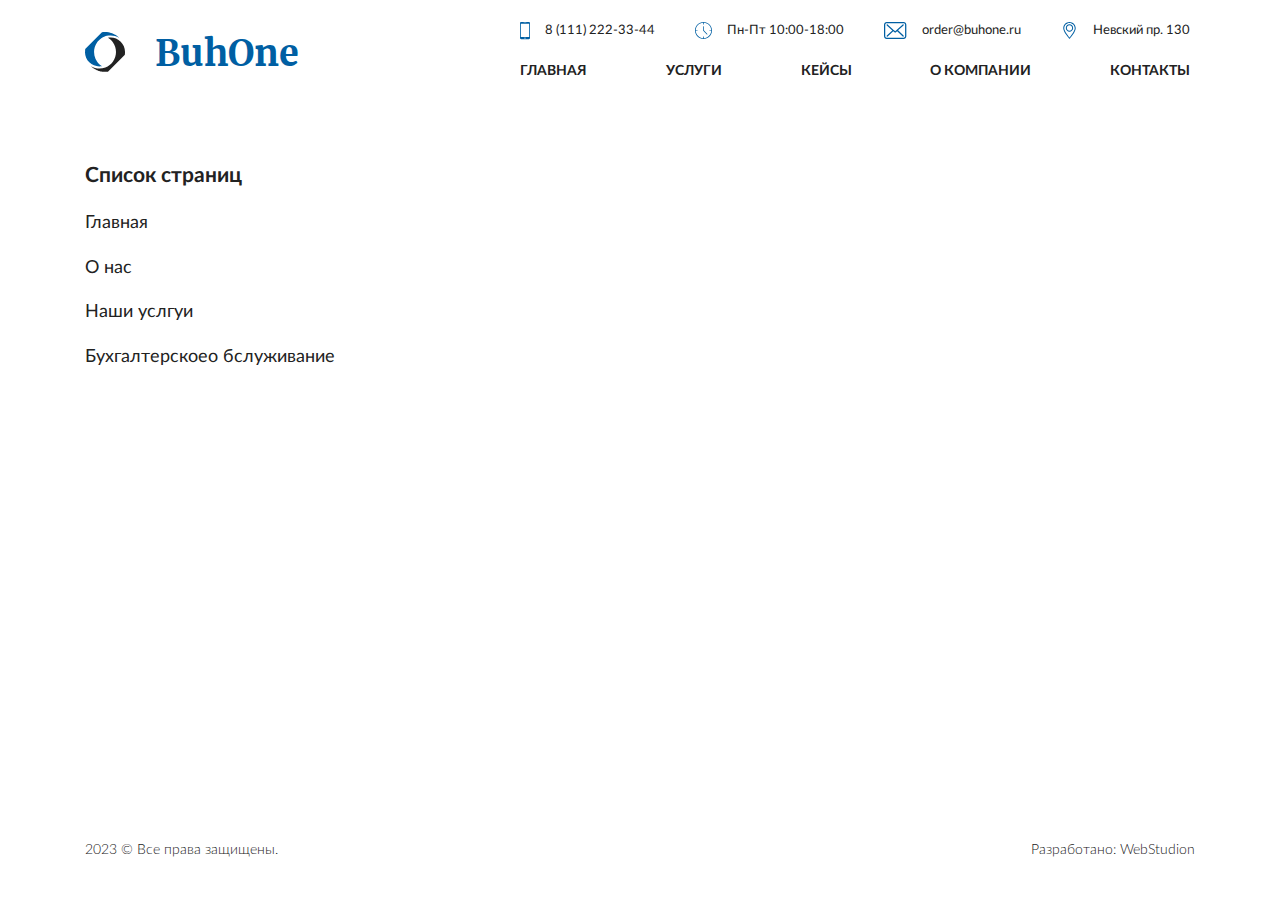
<file: buh-uslugi-markup/index.html>
<!DOCTYPE html>
<html lang="ru">
  <head>
    <meta charset="UTF-8">
    <meta http-equiv="X-UA-Compatible" content="IE=edge">
    <meta name="viewport" content="width=device-width, initial-scale=1.0">
    <title>Бухгалтерские услуги в Санкт-Петербурге</title>
    <link rel="preload" href="fonts/Lato-Black.woff2" as="font" crossorigin="anonymous">
    <link rel="preload" href="fonts/Lato-Bold.woff2" as="font" crossorigin="anonymous">
    <link rel="preload" href="fonts/Lato-Light.woff2" as="font" crossorigin="anonymous">
    <link rel="preload" href="fonts/Merriweather-Black.woff2" as="font" crossorigin="anonymous">
    <link rel="preload" href="fonts/Merriweather-Bold.woff2" as="font" crossorigin="anonymous">
    <link rel="apple-touch-icon" sizes="180x180" href="img/favicon/apple-touch-icon.png">
    <link rel="icon" type="image/png" sizes="32x32" href="img/favicon/favicon-32x32.png">
    <link rel="icon" type="image/png" sizes="16x16" href="img/favicon/favicon-16x16.png">
    <link rel="manifest" href="img/favicon/site.webmanifest">
    <link rel="mask-icon" href="img/favicon/safari-pinned-tab.svg" color="#737a7c">
    <meta name="msapplication-TileColor" content="#da532c">
    <meta meta name="theme-color" content="#ffffff">
    <link rel="stylesheet" href="css/style.min.css">
  </head>
  <body>
    <div class="site-wrapper">
      <header class="container">
        <div class="header_container">
          <button class="burger header_burger" type="button" data-burger><span class="burger_open"></span><span class="burger_close"></span></button>
          <div class="header_logo-container"><a class="header_logo logo" href="main.html"><img class="logo_img" src="img/svg/logo.svg" alt="Логотип" width="40" height="40"><span class="logo_text">BuhOne</span></a>
          </div>
          <ul class="header_list">
            <li class="header_list-item"><a class="info-item" href="tel: +71112223344"><img class="header_list-img" src="img/svg/smartphone.svg" alt="смартфон" width="10" height="18"><span class="info-item_text laptop-hide">8 (111) 222-33-44</span></a></li>
            <li class="header_list-item header_list-item--time">
              <div class="info-item"><img class="header_list-img" src="img/svg/clock.svg" alt="часы" width="17" height="17"><span class="info-item_text">Пн-Пт 10:00-18:00</span></div>
            </li>
            <li class="header_list-item"><a class="info-item" href="mailto:order@buhone.ru"><img class="header_list-img" src="img/svg/envelope.svg" alt="конверт" width="23" height="17"><span class="info-item_text laptop-hide">order@buhone.ru</span></a></li>
            <li class="header_list-item"><a class="info-item" href="https://yandex.ru/maps/2/saint-petersburg/house/nevskiy_prospekt_130/Z0kYdQFmTkEHQFtjfXVycXhqYA==/?indoorLevel=1&amp;ll=30.366707%2C59.930189&amp;z=16" target="_blank"><img class="header_list-img" src="img/svg/location-pin.svg" alt="местоположение" width="17" height="17"><span class="info-item_text laptop-hide">Невский пр. 130</span></a></li>
          </ul>
          <div class="header_nav" data-burger-menu>
            <nav class="nav"><a class="nav_link" href="main.html">Главная</a><a class="nav_link" href="services.html">Услуги</a><a class="nav_link" href="services.html">Кейсы</a><a class="nav_link" href="about.html">О компании</a><a class="nav_link" href="#">Контакты</a></nav>
          </div>
        </div>
      </header>
      <main>
        <div class="container">
          <h2 style="margin-top:5rem">Список страниц</h2>
          <ul>
            <li style="margin-top:2rem"><a href="main.html" style="font-size:1.8rem;font-weight:400;">Главная</a></li>
            <li style="margin-top:2rem"><a href="about.html" style="font-size:1.8rem;font-weight:400;">О нас</a></li>
            <li style="margin-top:2rem"><a href="services.html" style="font-size:1.8rem;font-weight:400;">Наши услгуи</a></li>
            <li style="margin-top:2rem"><a href="buh-service.html" style="font-size:1.8rem;font-weight:400;">Бухгалтерскоео бслуживание</a></li>
          </ul>
        </div>
      </main>
      <footer class="footer">
        <div class="container">
          <div class="footer_wrap"><span>2023 © Все права защищены.</span><span>Разработано:<a href="#"> WebStudion</a></span></div>
        </div>
      </footer>
      <script src="js/main.min.js"></script>
      <script src="js/vendor.min.js"></script>
    </div>
  </body>
</html>
</file>
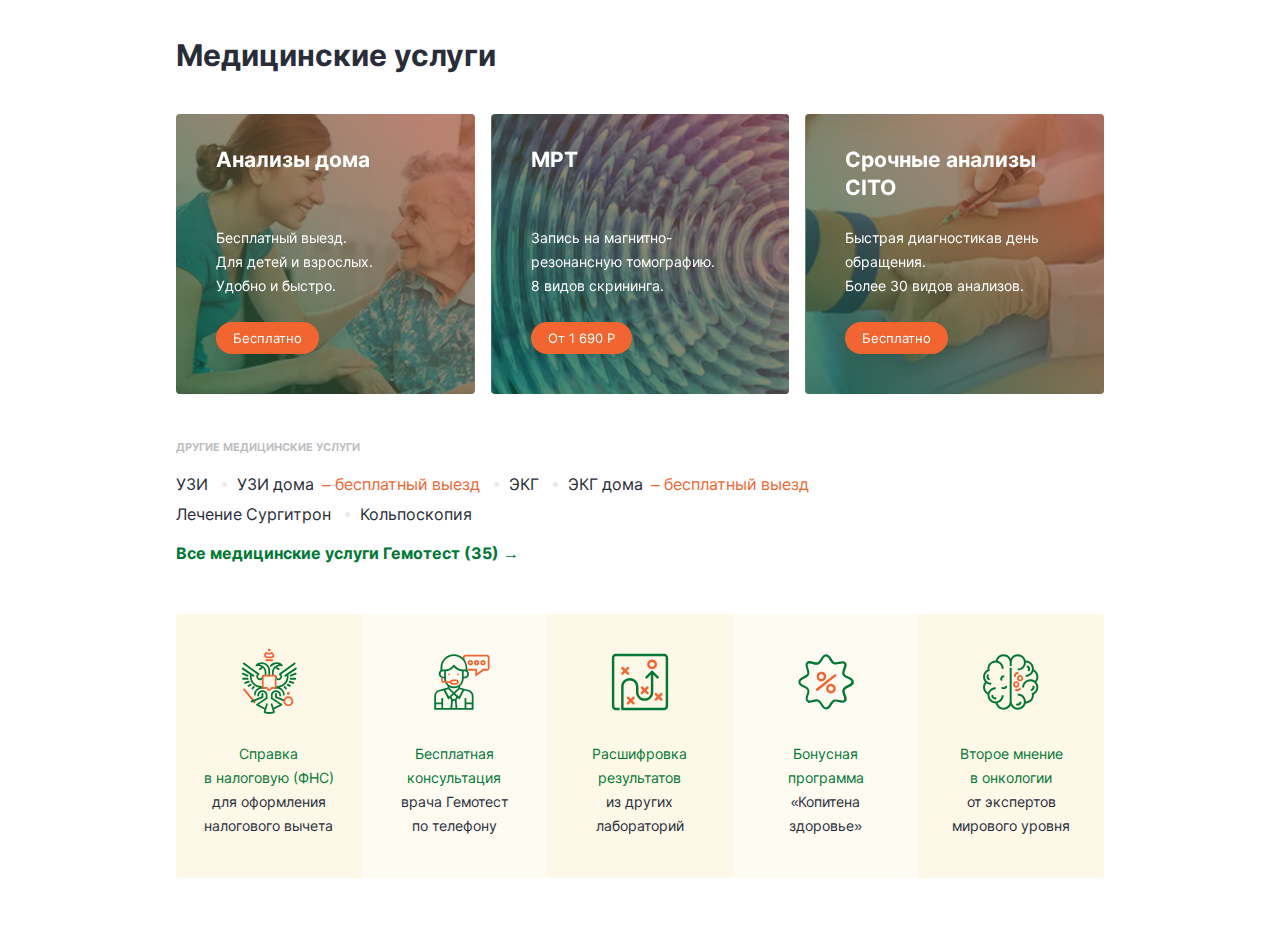
<file: gemotest/index.html>
<!DOCTYPE html><html lang="ru"><head>
  <meta charset="UTF-8">
  <meta name="viewport" content="width=device-width, initial-scale=1.0, user-scalable=0">
  <meta http-equiv="X-UA-Compatible" content="ie=edge">
  <meta name="robots" content="noindex">
  <link rel="icon" href="favicon/favicon.ico" type="image/x-icon">
  <link rel="stylesheet" href="css/style.min.css?1758478571511">
  <title>Главная</title>
</head>

<body>
  <div class="wrapper">
    <main>
      <section>
        <div class="container">
          <h1><span class="mobile-hide">Медицинские</span> <span class="mobile-show-inline">Мед.</span> услуги</h1>
          <div class="services swiper" data-slider="">
            <ul class="services__list swiper-wrapper">
              <li class="services__item swiper-slide">
                <a href="#" class="services__link">
                  <h2 class="services__title">Анализы дома</h2>
                  <p class="services__text">
                    Бесплатный выезд.<br>
                    Для детей&nbsp;и взрослых.<br>
                    Удобно&nbsp;и быстро.
                  </p>
                  <span class="button services__button">Бесплатно</span>
                </a>
                <picture>
                  <source type="image/webp" srcset="assets/img/img_1.webp">
                  <img class="services__img" src="assets/img/img_1.jpg" alt="Анализы дома">
                </picture>
              </li>
              <li class="services__item swiper-slide">
                <a href="#" class="services__link">
                  <h2 class="services__title">МРТ</h2>
                  <p class="services__text">
                    Запись&nbsp;на магнитно-резонансную томографию. <br>
                    8&nbsp;видов скрининга.
                  </p>
                  <span class="button services__button">От 1 690 Р</span>
                </a>
                <picture>
                  <source type="image/webp" srcset="assets/img/img_2.webp">
                  <img class="services__img" src="assets/img/img_2.jpg" alt="Анализы дома">
                </picture>
              </li>
              <li class="services__item swiper-slide">
                <a href="#" class="services__link">
                  <h2 class="services__title">Срочные анализы CITO</h2>
                  <p class="services__text">
                    Быстрая диагностикав день обращения. <br>
                    Более 30&nbsp;видов анализов.
                  </p>
                  <span class="button services__button">Бесплатно</span>
                </a>
                <picture>
                  <source type="image/webp" srcset="assets/img/img_3.webp">
                  <img class="services__img" src="assets/img/img_3.jpg" alt="Анализы дома">
                </picture>
              </li>
            </ul>
          </div>
        </div>
      </section>
      <section>
        <div class="container">
          <div class="other-services-conatiner">
            <h2 class="pale-grey-title">Другие медицинские услуги</h2>
            <nav class="other-services">
              <a href="#" class="other-services__link mobile-hide">УЗИ</a>
              <a href="#" class="other-services__link">УЗИ дома <span>&nbsp;– бесплатный выезд</span></a>
              <a href="#" class="other-services__link mobile-hide">ЭКГ</a>
              <a href="#" class="other-services__link">ЭКГ дома <span>&nbsp;– бесплатный выезд</span></a>
              <div class="other-services__inner">
                <a href="#" class="other-services__link">Лечение Сургитрон</a>
                <a href="#" class="other-services__link">Кольпоскопия</a>
              </div>
            </nav>
            <a href="#" class="link-green">Все медицинские услуги Гемотест (35) →</a>
          </div>
        </div>
      </section>
      <section>
        <div class="container">
          <div class="features">
            <a href="#" class="features__item">
              <img class="features__img" src="assets/svg/fns.svg" alt="Фнс">
              <p class="features__text">
                <span class="features__text-green">Справка в&nbsp;налоговую <span class="mobile-hide">(ФНС)</span></span><br>
                для оформления налогового вычета
              </p>
            </a>
            <a href="#" class="features__item">
              <img class="features__img" src="assets/svg/consultant.svg" alt="Фнс">
              <p class="features__text">
                <span class="features__text-green">Бесплатная консультация <span class="mobile-show-inline">врача</span> </span> <br>
                <span class="mobile-hide">врача</span> Гемотест по&nbsp;телефону
              </p>
            </a>
            <a href="#" class="features__item">
              <img class="features__img" src="assets/svg/decode.svg" alt="Фнс">
              <p class="features__text">
                <span class="features__text-green">Расшифровка результатов</span><br>
                из&nbsp;других лабораторий
              </p>
            </a>
            <a href="#" class="features__item">
              <img class="features__img" src="assets/svg/discount.svg" alt="Фнс">
              <p class="features__text">
                <span class="features__text-green">Бонусная программа</span><br>
                «Копитена здоровье»
              </p>
            </a>
            <a href="#" class="features__item">
              <img class="features__img" src="assets/svg/cancer.svg" alt="Фнс">
              <p class="features__text">
                <span class="features__text-green">Второе мнение <span class="mobile-hide">в&nbsp;онкологии</span></span><br>
                <span class="mobile-show-inline">от&nbsp;онкоэкспертов</span> <span class="mobile-hide">от&nbsp;экспертов</span> мирового уровня
              </p>
            </a>
          </div>
        </div>
      </section>
    </main>
  </div>
  <!-- <script src="js/vendor.min.js"></script> -->
  <script src="js/main.min.js?1758478571510"></script>


</body></html>
</file>
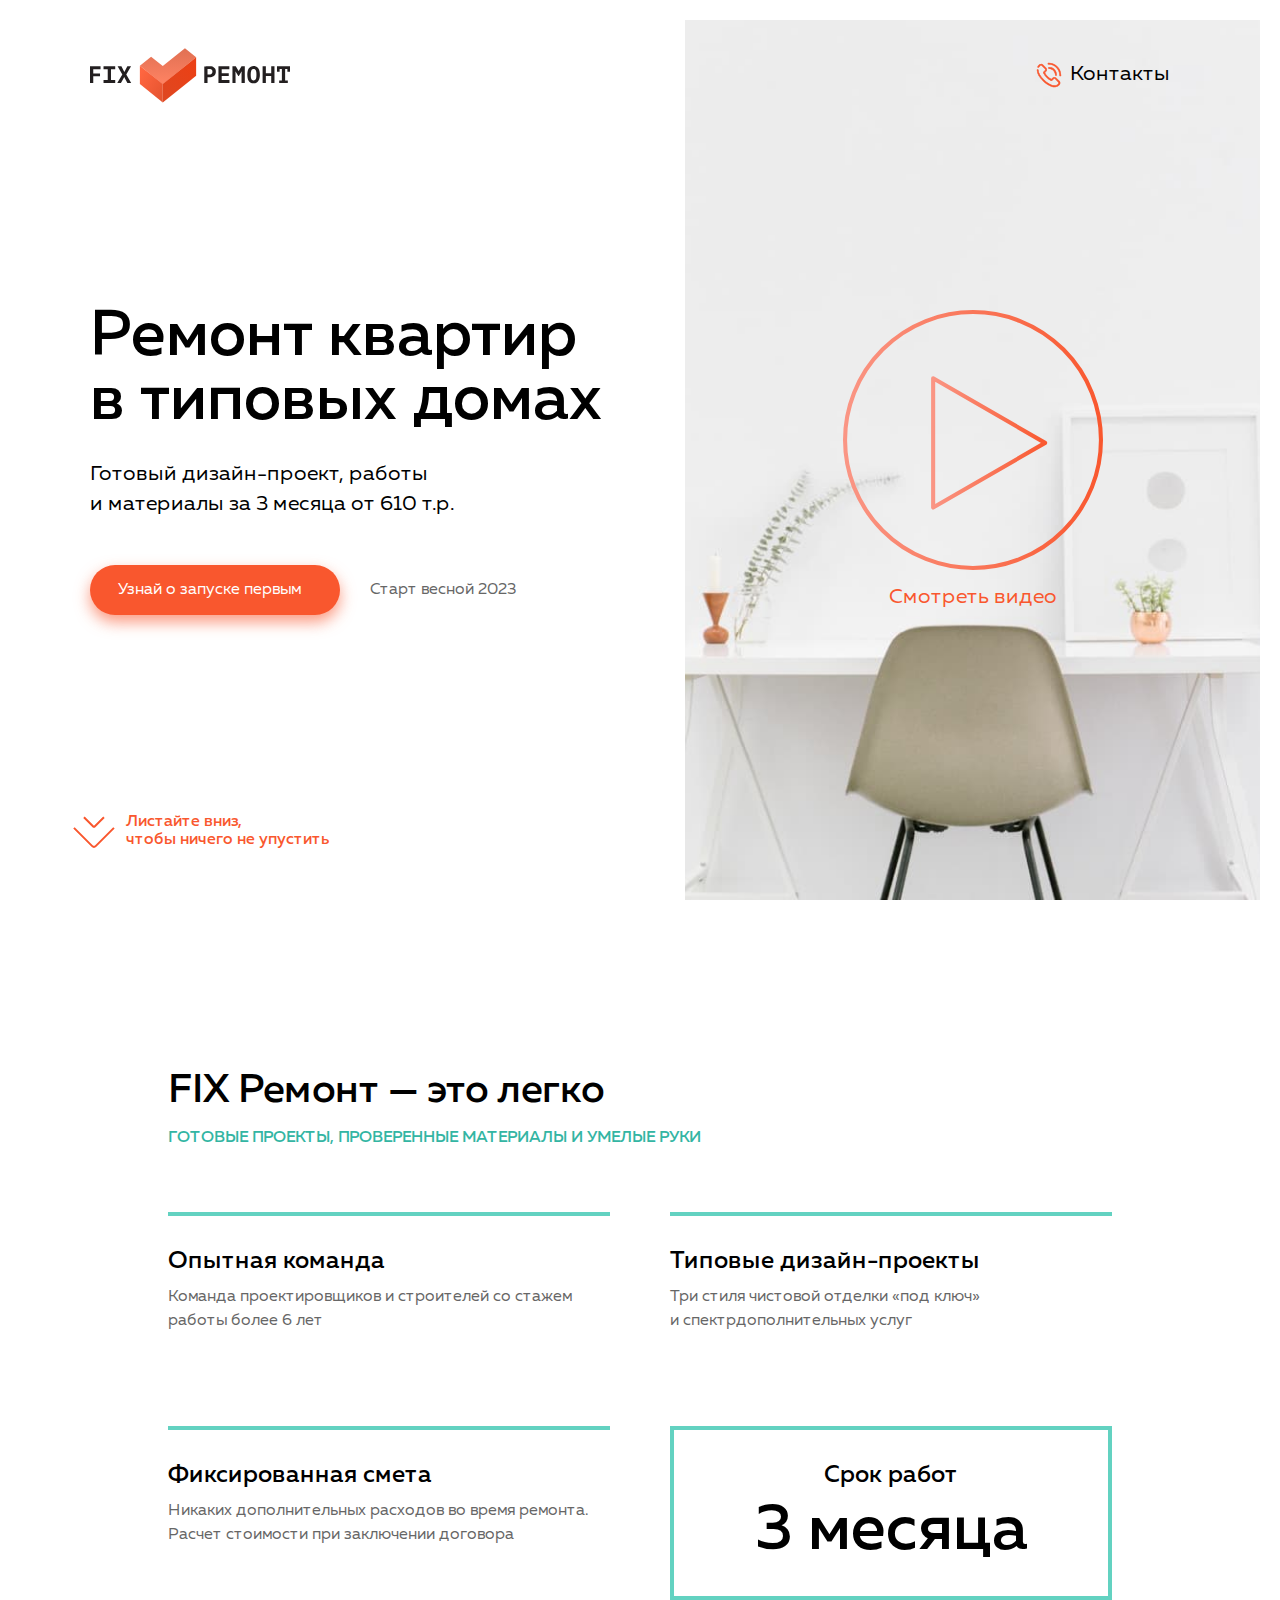
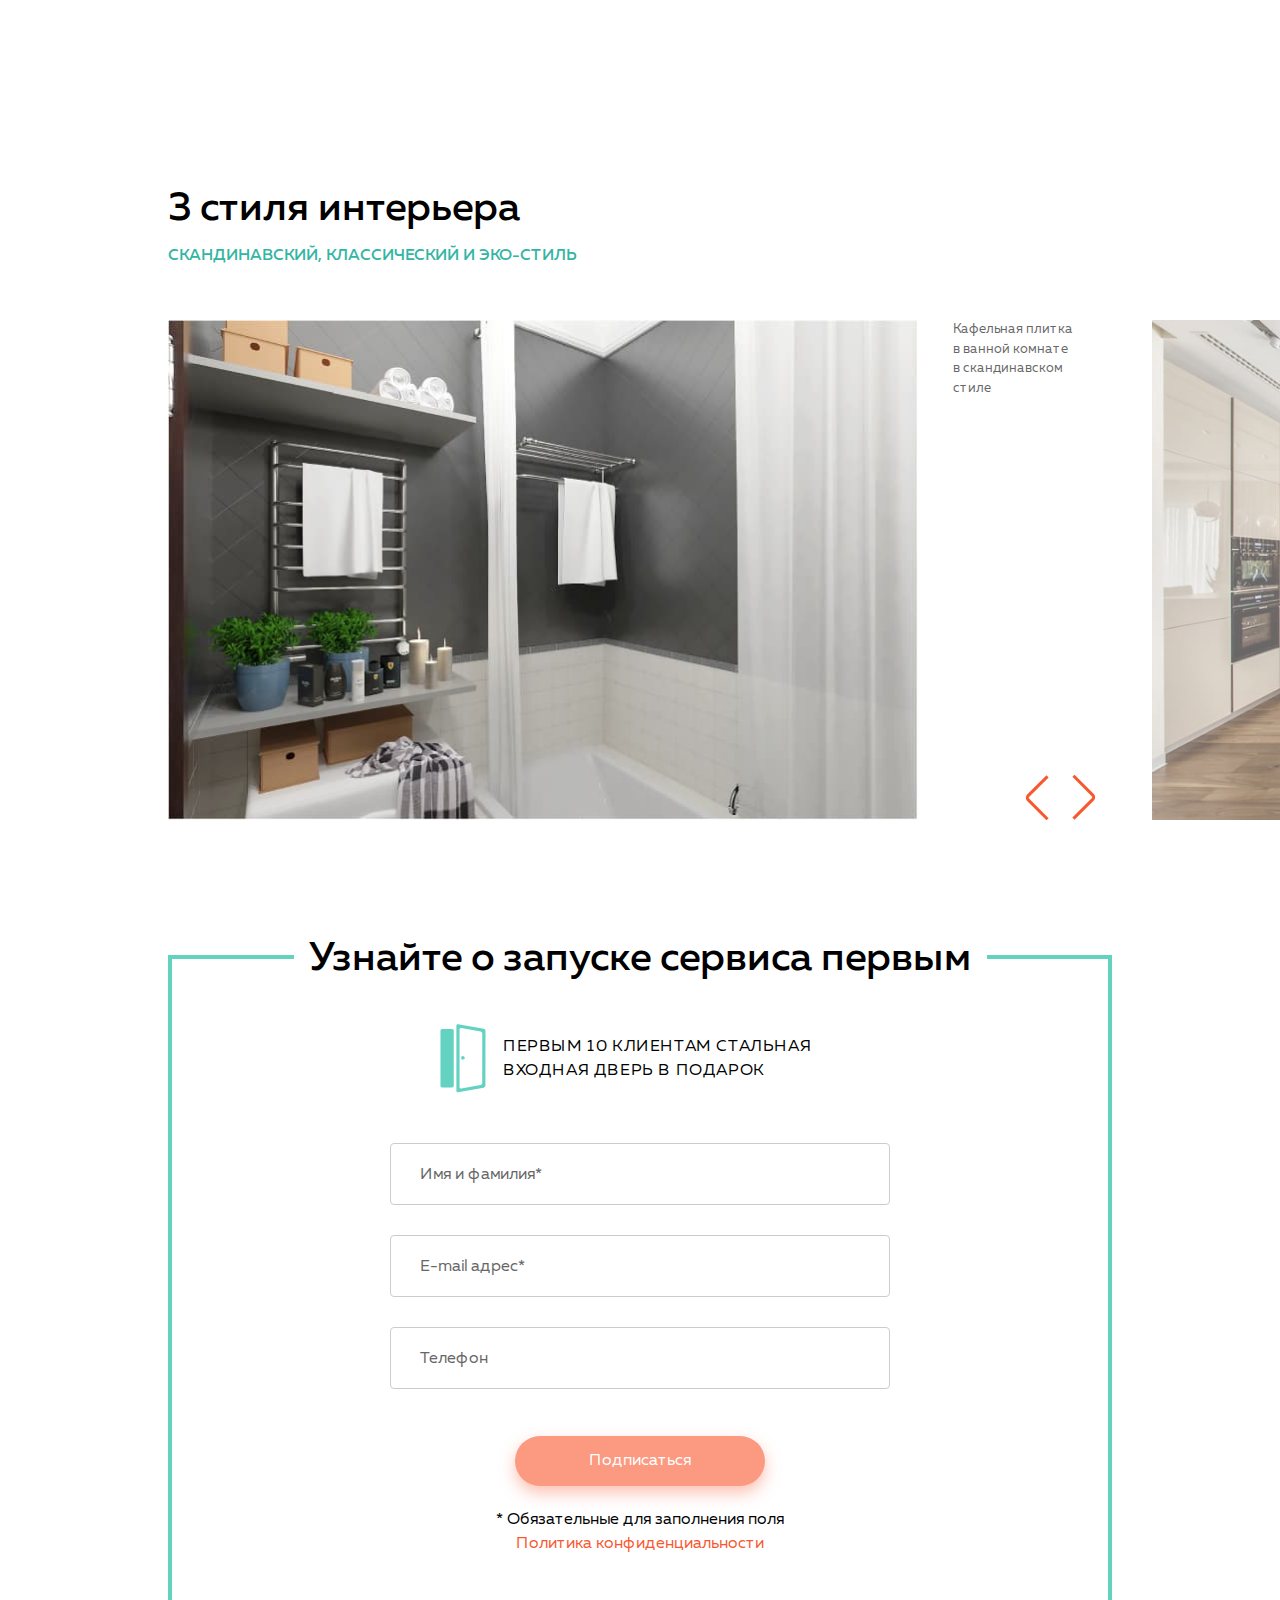
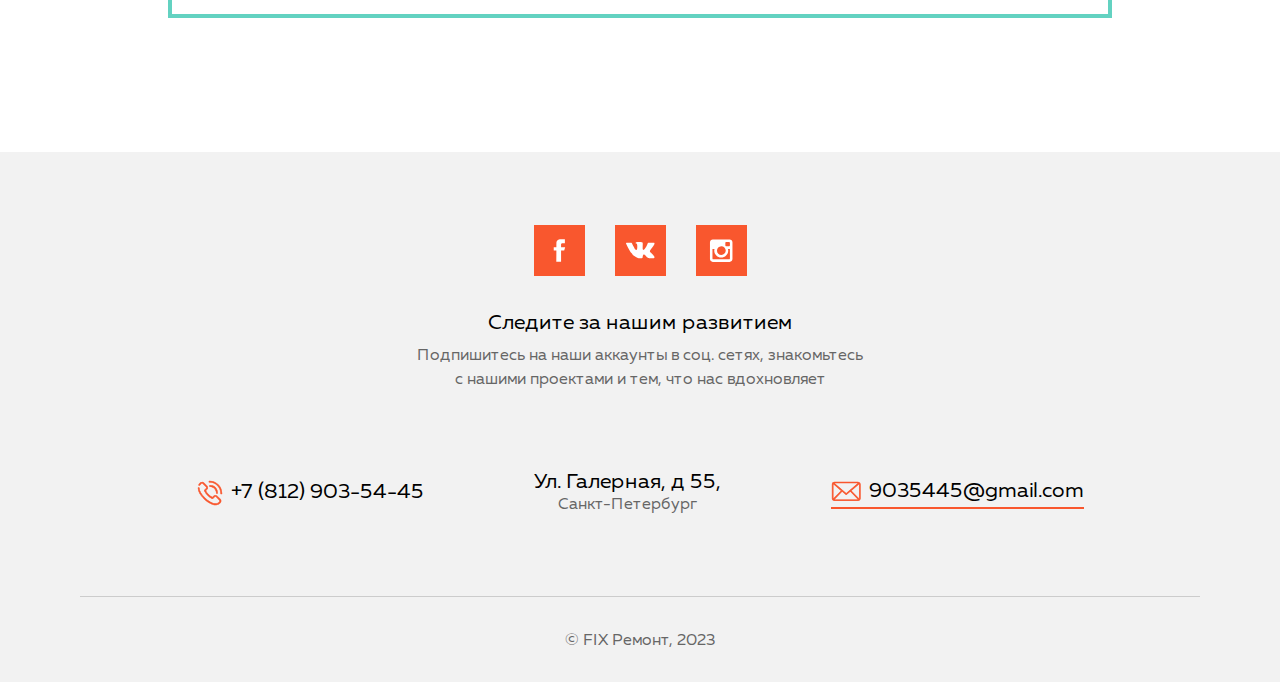
<file: m18/index.html>
<!DOCTYPE html>
<html lang="ru">
  <head>
    <meta charset="UTF-8">
    <meta http-equiv="X-UA-Compatible" content="IE=edge">
    <meta name="viewport" content="width=device-width, initial-scale=1.0">
    <title>Ремонт квартирв типовых домах</title>
    <link rel="preload" href="fonts/MullerMedium.woff2" as="font" crossorigin="anonymous">
    <link rel="preload" href="fonts/MullerRegular.woff2" as="font" crossorigin="anonymous">
    <link rel="apple-touch-icon" sizes="180x180" href="img/favicon/apple-touch-icon.png">
    <link rel="icon" type="image/png" sizes="32x32" href="img/favicon/favicon-32x32.png">
    <link rel="icon" type="image/png" sizes="16x16" href="img/favicon/favicon-16x16.png">
    <link rel="manifest" href="img/favicon/site.webmanifest">
    <link rel="mask-icon" href="img/favicon/safari-pinned-tab.svg" color="#737a7c">
    <meta name="msapplication-TileColor" content="#da532c">
    <meta meta name="theme-color" content="#ffffff">
    <link rel="stylesheet" href="css/style.min.css">
  </head>
  <body>
    <div class="site-wrapper">
      <header class="header">
        <div class="container">
          <div class="header_container"><img class="logo" src="img/svg/logo.svg" alt="Fix Ремонт" width="200" height="55"><a class="link" href="#footer"><img class="link_img" src="img/svg/phone.svg" alt="трубка"><span class="link_title">Контакты</span></a></div>
        </div>
      </header>
      <div class="plug-page">
        <section class="main-screen">
          <div class="container">
            <div class="main-screen_container">
              <div class="accent">
                <div>
                  <h1 class="title">Ремонт квартир <br> в типовых домах</h1>
                  <p class="accent_text">Готовый дизайн-проект, работы и&nbsp;материалы за&nbsp;3&nbsp;месяца от&nbsp;610 т.р.</p>
                  <div class="accent_wrap"><a class="button" href="#form">Узнай о запуске первым</a>
                    <p class="color-grey">Старт весной 2023</p>
                  </div>
                </div>
              </div>
              <div class="player" data-player>
                <video class="player_video" src="https://12.react.pages.academy/static/film/video/bike.mp4" poster="img/video-bg.jpg" data-player-video></video>
                <div class="player_button-wrap">
                  <button class="player_button" data-play-button><span class="player_button-text">Смотреть видео</span></button>
                </div>
              </div><a class="arrow-link main-screen_link" href="#info">Листайте вниз, <br> чтобы ничего не упустить</a>
            </div>
          </div>
        </section>
        <section class="info" id="info">
          <div class="container container--md">
            <div class="info_container">
              <h2 class="title title--md">FIX Ремонт&nbsp;&mdash; это легко</h2>
              <p class="info_text mint-text">Готовые проекты, проверенные материалы и&nbsp;умелые руки</p>
              <ul class="info_list">
                <li class="info_list-item">
                  <h3 class="title title--sm">Опытная команда</h3>
                  <p class="color-grey">Команда проектировщиков и&nbsp;строителей со&nbsp;стажем работы более 6&nbsp;лет</p>
                </li>
                <li class="info_list-item">
                  <h3 class="title title--sm">Типовые дизайн-проекты</h3>
                  <p class="color-grey">Три стиля чистовой отделки &laquo;под ключ&raquo; и&nbsp;спектрдополнительных услуг</p>
                </li>
                <li class="info_list-item">
                  <h3 class="title title--sm">Фиксированная смета</h3>
                  <p class="color-grey">Никаких дополнительных расходов во&nbsp;время ремонта. Расчет стоимости при заключении договора</p>
                </li>
                <li class="info_list-item info_list-item--accent">
                  <h2 class="title info_title">3 месяца</h2>
                  <h3 class="title title--sm">Срок работ</h3>
                </li>
              </ul>
            </div>
          </div>
        </section>
        <section class="interior">
          <div class="interior_title-wrap">
            <div class="container container--md">
              <h2 class="title title--md">3 стиля интерьера</h2>
              <p class="mint-text">Скандинавский, классический и&nbsp;эко-стиль</p>
            </div>
          </div>
          <div class="slider" data-slider>
            <div class="container container--md slider_container">
              <div class="slider_wrapper" data-slider-wrapper>
                <div class="slider_slide" data-slider-card>
                  <div class="slider-card">
                    <div class="slider-card_img-wrap"><img class="slider-card_img" src="img/slide-1.jpg" alt="Интерьер"></div>
                    <p class="slider-card_text">Кафельная плитка в&nbsp;ванной комнате в&nbsp;скандинавском стиле</p>
                  </div>
                </div>
                <div class="slider_slide" data-slider-card>
                  <div class="slider-card">
                    <div class="slider-card_img-wrap"><img class="slider-card_img" src="img/slide-2.jpg" alt="Интерьер"></div>
                    <p class="slider-card_text">Кафельная плитка в&nbsp;ванной комнате в&nbsp;скандинавском стиле</p>
                  </div>
                </div>
                <div class="slider_slide" data-slider-card>
                  <div class="slider-card">
                    <div class="slider-card_img-wrap"><img class="slider-card_img" src="img/slide-3.jpg" alt="Интерьер"></div>
                    <p class="slider-card_text">Кафельная плитка в&nbsp;ванной комнате в&nbsp;скандинавском стиле</p>
                  </div>
                </div>
                <div class="slider_slide" data-slider-card>
                  <div class="slider-card">
                    <div class="slider-card_img-wrap"><img class="slider-card_img" src="img/slide-4.jpg" alt="Интерьер"></div>
                    <p class="slider-card_text">Кафельная плитка в&nbsp;ванной комнате в&nbsp;скандинавском стиле</p>
                  </div>
                </div>
                <div class="slider_slide" data-slider-card>
                  <div class="slider-card">
                    <div class="slider-card_img-wrap"><img class="slider-card_img" src="img/slide-5.jpg" alt="Интерьер"></div>
                    <p class="slider-card_text">Кафельная плитка в&nbsp;ванной комнате в&nbsp;скандинавском стиле</p>
                  </div>
                </div>
              </div>
              <div class="slider_buttons">
                <button class="slider_button slider_button--back" data-slider-button-prev></button>
                <button class="slider_button" data-slider-button-next></button>
              </div>
            </div>
          </div>
        </section>
        <section class="subscribe-form">
          <div class="subscribe-form_anchor" id="form"></div>
          <div class="container container--md">
            <form class="form" data-form>
              <h2 class="form_title title title--md">Узнайте о&nbsp;запуске сервиса первым</h2>
              <div class="form_container active" data-form-container>
                <div class="form_promo-wrap"><img class="form_promo-img" src="img/svg/door.svg" alt="дверь">
                  <p class="form_promo-text">Первым 10&nbsp;клиентам стальная входная дверь в&nbsp;подарок</p>
                </div>
                <div class="form_input-wrap" data-form-input-wrap>
                  <input class="form_input" type="text" placeholder="Имя и фамилия*" name="name" data-form-name><span class="form_input-placeholder">Имя и фамилия*</span>
                </div>
                <div class="form_input-wrap" data-form-input-wrap>
                  <input class="form_input" type="email" placeholder="Е-mail адрес*" name="email" data-form-email><span class="form_input-placeholder">Е-mail адрес*</span>
                </div>
                <div class="form_input-wrap" data-form-input-wrap>
                  <input class="form_input" type="tel" placeholder="Телефон" name="tel" data-form-tel><span class="form_input-placeholder">Телефон</span>
                </div>
                <button class="form_button button" data-form-button disabled>Подписаться</button>
                <p class="form_agree">* Обязательные для заполнения поля</p><a class="form_agree-link" href="#">Политика конфиденциальности</a>
              </div>
              <div class="form_submited-container" data-submited-container><img class="form_submit-success-img" src="img/svg/check-mark.svg" alt="Галочка">
                <p class="form_promo-text">Спасибо! Мы&nbsp;будем держать вас в&nbsp;курсе обновлений</p><br><strong>Введенные значения:</strong>
              </div>
            </form>
          </div>
        </section>
      </div>
      <footer class="footer" id="footer">
        <div class="container container--md">
          <div class="footer_container">
            <div class="social footer_social"><a class="social_item" href="#"><img class="social_img" src="img/svg/social-fb.svg" alt="Facebook"></a><a class="social_item" href="#"><img class="social_img" src="img/svg/social-vk.svg" alt="Вконтакте"></a><a class="social_item" href="#"><img class="social_img" src="img/svg/social-inst.svg" alt="Instagram"></a></div>
            <p class="footer_title">Следите за&nbsp;нашим развитием</p>
            <p class="footer_text">Подпишитесь на&nbsp;наши аккаунты в&nbsp;соц. сетях, знакомьтесь с&nbsp;нашими проектами и&nbsp;тем, что нас вдохновляет</p>
            <div class="footer_contacts"><a class="link" href="tel:+78129035445"><img class="link_img" src="img/svg/phone.svg" alt="трубка"><span class="link_title">+7 (812) 903-54-45</span></a>
              <div class="footer_contacts-adress"><a class="link" href="https://yandex.ru/maps/2/saint-petersburg/house/galernaya_ulitsa_55/Z0kYdA9oS0UHQFtjfXVycHtnZg==/?ll=30.288505%2C59.931665&amp;z=18" target="_blank"><span class="link_title">Ул. Галерная, д 55,</span></a>
                <p class="footer_contacts-city">Санкт-Петербург</p>
              </div><a class="link link--border-bottom" href="mailto: 9035445@gmail.com"><img class="link_img" src="img/svg/envelope.svg" alt="конверт"><span class="link_title">9035445@gmail.com</span></a>
            </div>
          </div>
        </div>
        <div class="footer_bottom">
          <p class="color-grey">© FIX Ремонт, 2023</p>
        </div>
      </footer>
      <script src="js/main.min.js"></script>
      <script src="js/vendor.min.js"></script>
    </div>
  </body>
</html>
</file>
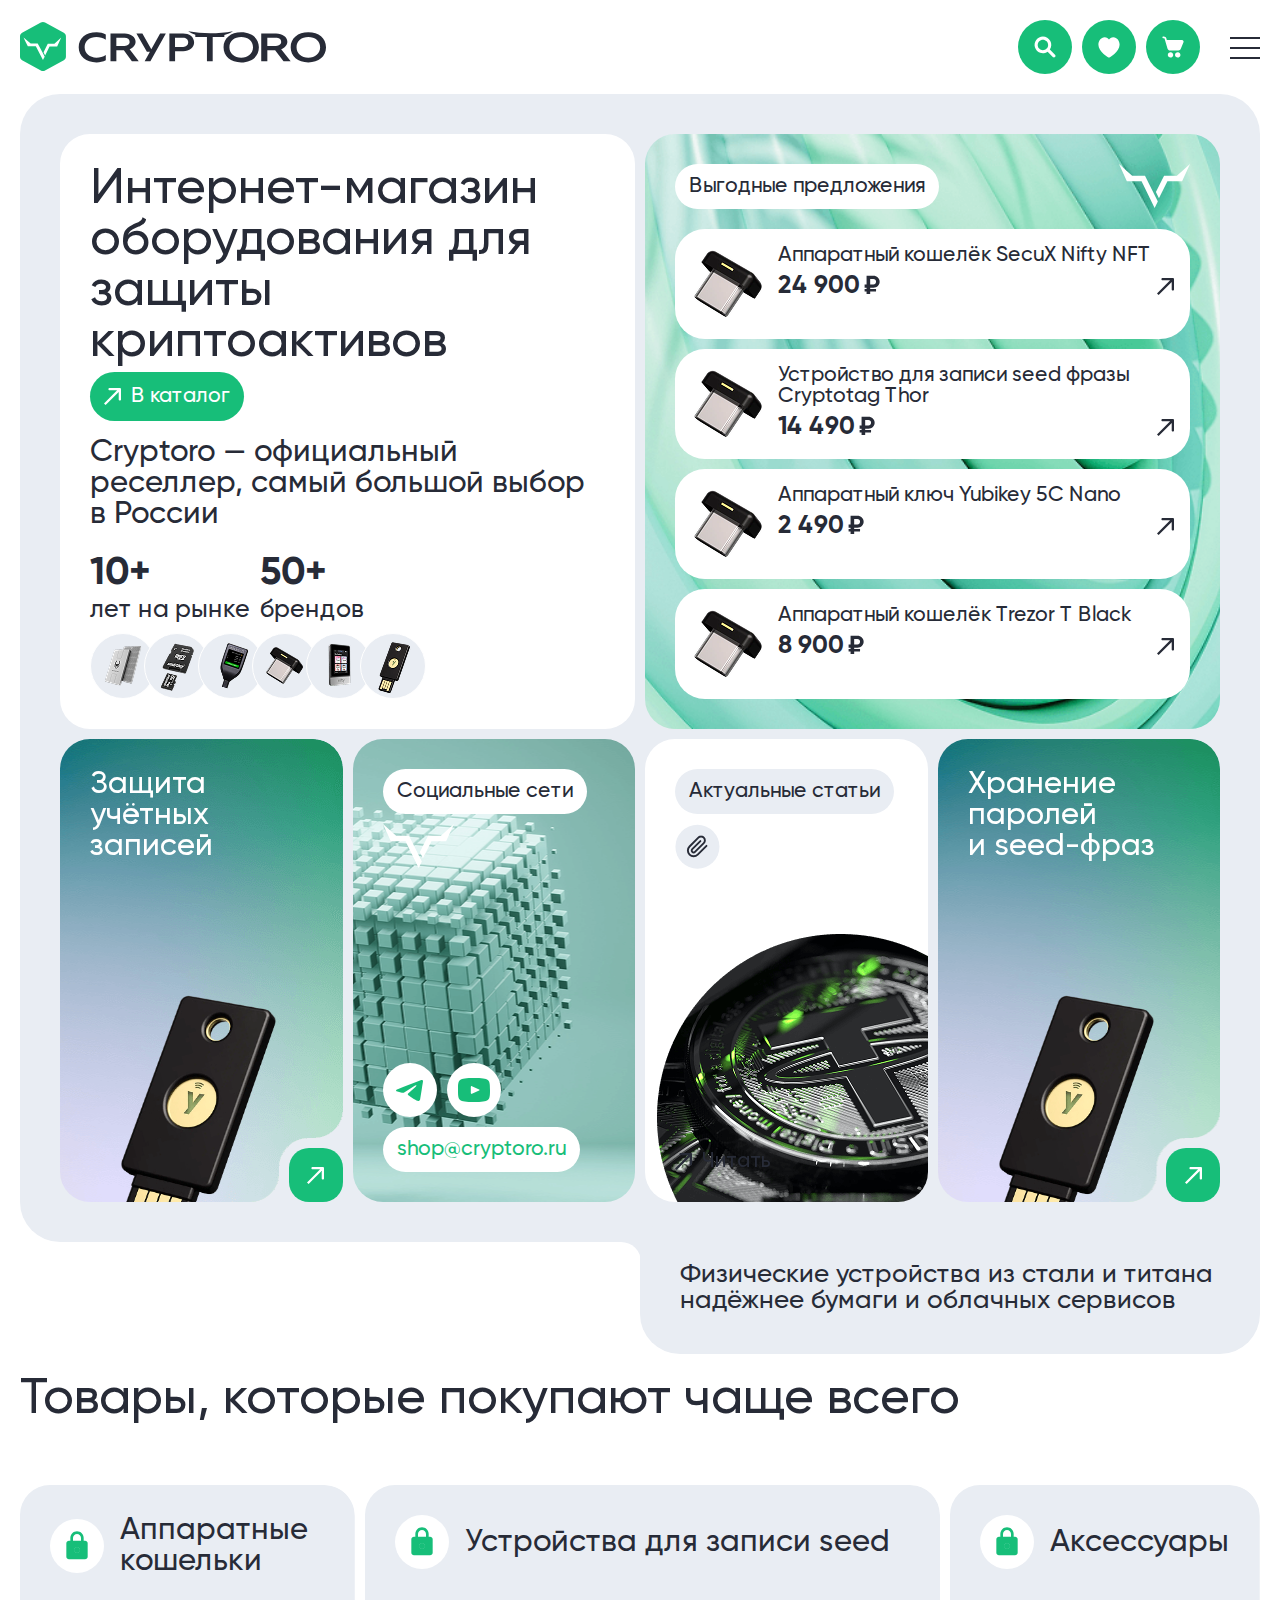
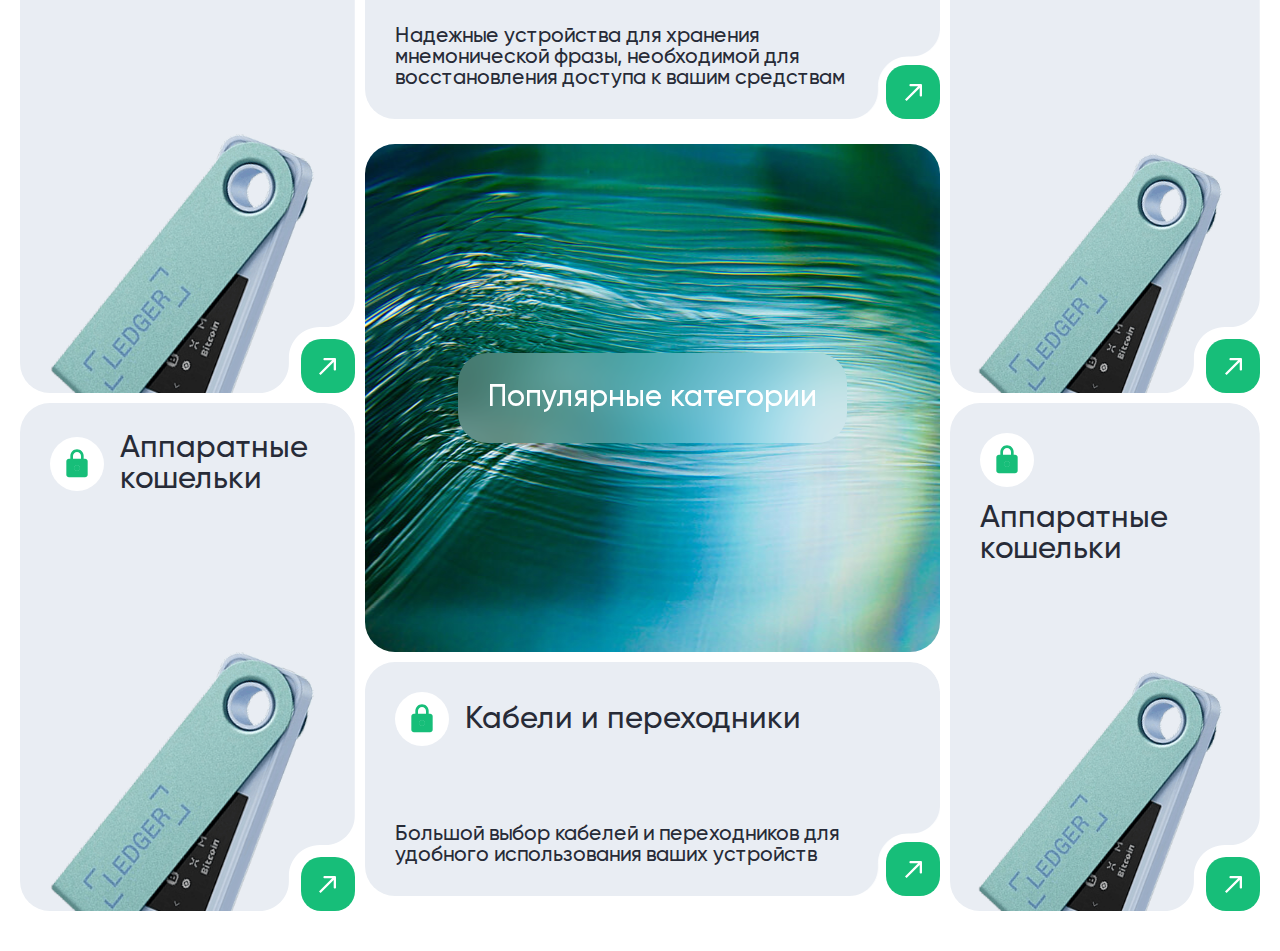
<file: sagirov/index.html>
<!DOCTYPE html><html lang="ru"><head>
  <meta charset="UTF-8">
  <meta name="viewport" content="width=device-width, initial-scale=1.0, user-scalable=0">
  <meta http-equiv="X-UA-Compatible" content="ie=edge">
  <meta name="robots" content="noindex">
  <link rel="icon" href="favicon/favicon.ico" type="image/x-icon">
  <link rel="stylesheet" href="css/style.min.css?1758513706797">
  <title>Главная</title>
</head>

<body>
  <div class="wrapper">
    <header class="header">
      <div class="container">
        <div class="header__wrap">
          <a href="#" class="header__logo-wrap">
            <img src="assets/svg/logo-img.svg" class="header__logo-img" alt="Логотип">
            <img src="assets/svg/logo-title.svg" class="header__logo-title" alt="Логотип">
          </a>
          <nav class="header-menu header__menu" data-header-menu="">
            <a class="header-menu__link active" href="#">Главная</a>
            <a class="header-menu__link" href="#">Каталог</a>
            <a class="header-menu__link" href="#">Бренды</a>
            <a class="header-menu__link" href="#">Доставка и оплата</a>
            <a class="header-menu__link" href="#">Помощь</a>
            <a class="header-menu__link" href="#">Компания</a>
          </nav>
          <div class="header__icons-wrap">
            <a href="#" class="circle-link">
              <img src="assets/svg/search.svg" alt="Поиск">
            </a>
            <a href="#" class="circle-link">
              <img src="assets/svg/hart.svg" alt="Избранное">
            </a>
            <a href="#" class="circle-link">
              <img src="assets/svg/cart.svg" alt="Корзина">
            </a>
          </div>
          <button class="burger header__burger" data-burger="">
            <span class="burger_open"></span>
            <span class="burger_close"></span>
          </button>
        </div>
      </div>
    </header>
    <main>
      <section>
        <div class="container">
          <div class="description-block">
            <div class="description-block__top">
              <div class="info">
                <div class="info__description">
                  <h1 class="info__description-title">
                    Интернет-магазин оборудования для защиты криптоактивов
                    <a class="info__description-button" href="#"><img src="assets/svg/arrow.svg" alt=""> В каталог</a>
                  </h1>
                  <p class="info__description-text">Сryptoro&nbsp;— официальный реселлер, самый большой выбор в&nbsp;России</p>
                  <div class="info__description-wrap">
                    <div class="info__description-about-wrap">
                      <div class="info__description-about">
                        <span>10+</span>
                        <p>лет на рынке</p>
                      </div>
                      <div class="info__description-about">
                        <span>50+</span>
                        <p>брендов</p>
                      </div>
                    </div>
                    <ul class="circle-list">
                      <li class="circle-list__item">
                        <img src="assets/img/image1.png" alt="устройство">
                      </li>
                      <li class="circle-list__item">
                        <img src="assets/img/image2.png" alt="устройство">
                      </li>
                      <li class="circle-list__item">
                        <img src="assets/img/image3.png" alt="устройство">
                      </li>
                      <li class="circle-list__item">
                        <img src="assets/img/image4.png" alt="устройство">
                      </li>
                      <li class="circle-list__item">
                        <img src="assets/img/image5.png" alt="устройство">
                      </li>
                      <li class="circle-list__item">
                        <img src="assets/img/image6.png" alt="устройство">
                      </li>
                    </ul>
                  </div>
                </div>
                <div class="info__description" style="background-image: url('assets/img/bg1.png')">
                  <div class="info__description-top-wrap">
                    <span class="badge">Выгодные предложения</span>
                    <img src="assets/svg/logo-white.svg" alt="Логотип">
                  </div>
                  <ul class="products-preview info__products-preview">
                    <li class="products-preview__item">
                      <a class="products-preview__link" href="#">
                        <img class="products-preview__img" src="assets/img/image7.png" alt="устройство">
                        <div class="products-preview__description">
                          <p>Аппаратный кошелёк SecuX Nifty NFT</p>
                          <div class="products-preview__wrap">
                            <span class="products-preview__price">24 900</span>
                            <img src="assets/svg/arrow-black.svg" alt="">
                          </div>
                        </div>
                      </a>
                    </li>
                    <li class="products-preview__item">
                      <a class="products-preview__link" href="#">
                        <img class="products-preview__img" src="assets/img/image7.png" alt="устройство">
                        <div class="products-preview__description">
                          <p>Устройство для&nbsp;записи seed фразы Cryptotag Thor</p>
                          <div class="products-preview__wrap">
                            <span class="products-preview__price">14 490</span>
                            <img src="assets/svg/arrow-black.svg" alt="">
                          </div>
                        </div>
                      </a>
                    </li>
                    <li class="products-preview__item">
                      <a class="products-preview__link" href="#">
                        <img class="products-preview__img" src="assets/img/image7.png" alt="устройство">
                        <div class="products-preview__description">
                          <p>Аппаратный ключ Yubikey 5C Nano</p>
                          <div class="products-preview__wrap">
                            <span class="products-preview__price">2 490</span>
                            <img src="assets/svg/arrow-black.svg" alt="">
                          </div>
                        </div>
                      </a>
                    </li>
                    <li class="products-preview__item">
                      <a class="products-preview__link" href="#">
                        <img class="products-preview__img" src="assets/img/image7.png" alt="устройство">
                        <div class="products-preview__description">
                          <p>Аппаратный кошелёк Trezor T Black</p>
                          <div class="products-preview__wrap">
                            <span class="products-preview__price">8 900</span>
                            <img src="assets/svg/arrow-black.svg" alt="">
                          </div>
                        </div>
                      </a>
                    </li>
                  </ul>
                </div>
              </div>
              <div class="swiper info__slider" data-slider="">
                <div class="info__bottom swiper-wrapper">
                  <div class="swiper-slide">
                    <div class="card">
                      <h3 class="card__title">Защита учётных записей</h3>
                      <img class="card__img" src="assets/img/image11.png" alt="">
                      <a href="#" class="card__button">
                        <img src="assets/svg/arrow.svg" alt="стрелка">
                      </a>
                    </div>
                  </div>
                  <div class="swiper-slide">
                    <div class="card swiper-slide card--full-bg" style="background-image: url('assets/img/image9.png')">
                      <div class="card__head">
                        <span class="badge">Социальные сети</span>
                        <img src="assets/svg/logo-white.svg" alt="Логотип">
                      </div>
                      <div class="card__footer">
                        <div class="card__social-wrap">
                          <a class="circle-link circle-link--white-bg" href="#">
                            <img src="assets/svg/tg.svg" alt="Телеграм">
                          </a>
                          <a class="circle-link circle-link--white-bg" href="#">
                            <img src="assets/svg/youtube.svg" alt="Youtube">
                          </a>
                        </div>
                        <a href="mailto:shop@cryptoro.ru" class="badge badge--green">shop@cryptoro.ru</a>
                      </div>
                    </div>
                  </div>
                  <div class="swiper-slide">
                    <div class="card card--white-bg swiper-slide">
                      <div class="card__head">
                        <span class="badge badge--grey-bg">Актуальные статьи</span>
                        <img src="assets/svg/clip.svg" alt="Логотип">
                      </div>
                      <img class="card__img card__img--right" src="assets/img/image10.png" alt="Моннета">
                      <a href="#" class="card__link">
                        <img src="assets/svg/arrow-black.svg" alt="Стрелка">
                        Читать
                      </a>
                    </div>
                  </div>
                  <div class="swiper-slide">
                    <div class="card swiper-slide">
                      <h3 class="card__title">Хранение паролей и&nbsp;seed-фраз</h3>
                      <img class="card__img" src="assets/img/image11.png" alt="">
                      <a href="#" class="card__button">
                        <img src="assets/svg/arrow.svg" alt="стрелка">
                      </a>
                    </div>
                  </div>
                </div>
              </div>
            </div>
            <div class="description-block__bottom">
              <p>Физические устройства из&nbsp;стали и&nbsp;титана надёжнее бумаги и&nbsp;облачных сервисов</p>
            </div>
          </div>
        </div>
      </section>
      <section>
        <div class="container">
          <div class="popular">
            <h2 class="popular__title">Товары, которые покупают чаще всего</h2>
            <div class="popular__wrap">
              <div class="card popular__card popular__card-1">
                <div class="card__head popular__card-head">
                  <div class="circle-link circle-link--white-bg">
                    <img src="assets/svg/password.svg" alt="замок">
                  </div>
                  <h3 class="card__title card__title--black">
                    Аппаратные<br>
                    кошельки
                  </h3>
                  <img class="card__img" src="assets/img/image12.png" alt="">
                  <a href="#" class="card__button">
                    <img src="assets/svg/arrow.svg" alt="стрелка">
                  </a>
                </div>
              </div>
              <div class="card card--horizontal popular__card-2">
                <div class="card__head popular__card-head">
                  <div class="circle-link circle-link--white-bg">
                    <img src="assets/svg/password.svg" alt="замок">
                  </div>
                  <h3 class="card__title card__title--black">Устройства для записи seed</h3>
                </div>
                <p class="card__text">Надежные устройства для хранения мнемонической фразы, необходимой для восстановления доступа к&nbsp;вашим средствам</p>
                <a href="#" class="card__button">
                  <img src="assets/svg/arrow.svg" alt="стрелка">
                </a>
              </div>
              <div class="card popular__card popular__card-3">
                <div class="card__head popular__card-head">
                  <div class="circle-link circle-link--white-bg">
                    <img src="assets/svg/password.svg" alt="замок">
                  </div>
                  <h3 class="card__title card__title--black">Аксессуары</h3>
                  <img class="card__img" src="assets/img/image12.png" alt="">
                  <a href="#" class="card__button">
                    <img src="assets/svg/arrow.svg" alt="стрелка">
                  </a>
                </div>
              </div>
              <div class="card popular__card popular__card-4">
                <div class="card__head popular__card-head">
                  <div class="circle-link circle-link--white-bg">
                    <img src="assets/svg/password.svg" alt="замок">
                  </div>
                  <h3 class="card__title card__title--black">
                    Аппаратные<br>
                    кошельки
                  </h3>
                  <img class="card__img" src="assets/img/image12.png" alt="">
                  <a href="#" class="card__button">
                    <img src="assets/svg/arrow.svg" alt="стрелка">
                  </a>
                </div>
              </div>
              <div class="popular__banner popular__card-5" style="background-image: url('assets/img/bg2.jpg')">
                <a href="#" class="popular__banner-link"> Популярные категории </a>
              </div>
              <div class="card popular__card popular__card-6">
                <div class="card__head popular__card-head">
                  <div class="circle-link circle-link--white-bg">
                    <img src="assets/svg/password.svg" alt="замок">
                  </div>
                  <h3 class="card__title card__title--black">
                    Аппаратные<br>
                    кошельки
                  </h3>
                  <img class="card__img" src="assets/img/image12.png" alt="">
                  <a href="#" class="card__button">
                    <img src="assets/svg/arrow.svg" alt="стрелка">
                  </a>
                </div>
              </div>
              <div class="card card--horizontal popular__card-7">
                <div class="card__head popular__card-head">
                  <div class="circle-link circle-link--white-bg">
                    <img src="assets/svg/password.svg" alt="замок">
                  </div>
                  <h3 class="card__title card__title--black">Кабели и переходники</h3>
                </div>
                <p class="card__text">Большой выбор кабелей и&nbsp;переходников для удобного использования ваших устройств</p>
                <a href="#" class="card__button">
                  <img src="assets/svg/arrow.svg" alt="стрелка">
                </a>
              </div>
            </div>
          </div>
        </div>
      </section>
    </main>
  </div>
  <!-- <script src="js/vendor.min.js"></script> -->
  <script src="js/main.min.js?1758513706796"></script>


</body></html>
</file>
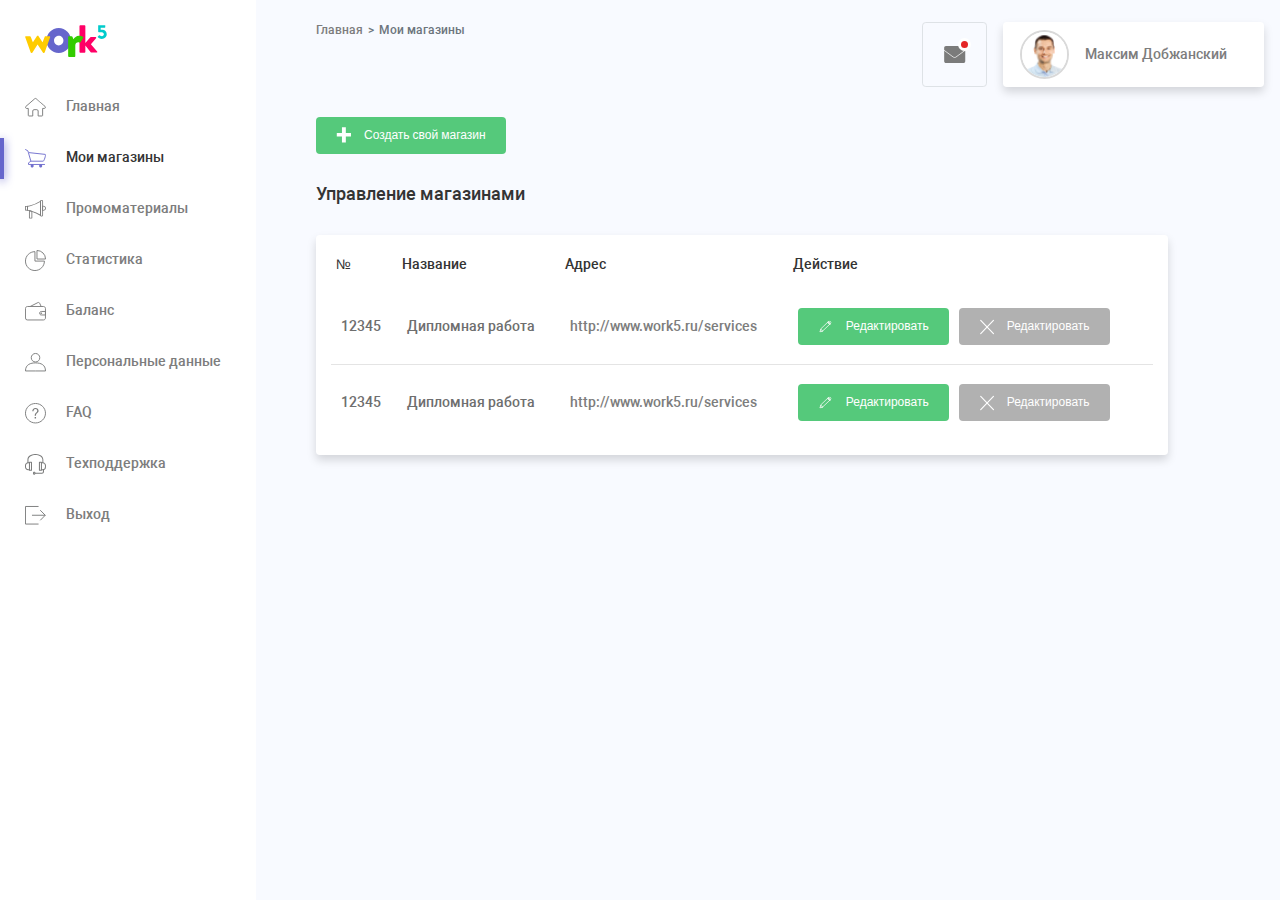
<file: work5-test/index.html>
<!DOCTYPE html>
<html lang="ru">

<head>
    <meta charset="UTF-8">
<meta name="viewport" content="width=device-width, initial-scale=1.0">
<meta http-equiv="X-UA-Compatible" content="ie=edge">
<meta name="description" content="Mitsubishi Центр Максимум">
<link rel="shortcut icon" href="img/favicon/favicon.ico">
<meta name="msapplication-TileColor" content="#da532c">
<meta name="theme-color" content="#ffffff">
<meta content="favicon/browserconfig.xml" name="msapplication-config">
<link rel="preload" href="fonts/Roboto-400.woff2" as="font" crossorigin="anonymous">
<link rel="preload" href="fonts/Roboto-500.woff2" as="font" crossorigin="anonymous">
<link rel="stylesheet" href="css/style.min.css">

    <title>Work5</title>
</head>

<body>
    <div style="display: none;">
        <?xml version="1.0" encoding="utf-8"?><svg viewBox="0 0 21 21" xmlns="http://www.w3.org/2000/svg" xmlns:xlink="http://www.w3.org/1999/xlink"><style>:root>svg{display:none}:root>svg:target{display:block}</style><svg fill="none" viewBox="0 0 21 19" id="cart" xmlns="http://www.w3.org/2000/svg"><g clip-path="url(#aa)"><path d="m5.9 12.201-2.37 1.647v1.63h16.437M.22.403l2.69 1.48.486 1.697L5.884 12.2h12.352c.79 0 3.059-6.705 1.966-6.823L3.7 3.58" stroke="#7A7B7B" stroke-width=".941" stroke-miterlimit="22.926"/><path fill-rule="evenodd" clip-rule="evenodd" d="M7.161 15.36c.857 0 1.546.706 1.546 1.58 0 .874-.689 1.58-1.546 1.58-.857 0-1.546-.706-1.546-1.58 0-.874.689-1.58 1.546-1.58ZM15.665 15.344c.857 0 1.546.706 1.546 1.58 0 .873-.69 1.58-1.546 1.58-.857 0-1.546-.707-1.546-1.58 0-.874.689-1.58 1.546-1.58Z" fill="#7A7B7B"/></g><defs><clipPath id="aa"><path fill="#fff" d="M0 0h20.977v18.52H0z"/></clipPath></defs></svg><svg fill="none" viewBox="0 0 21 21" id="headset" xmlns="http://www.w3.org/2000/svg"><g clip-path="url(#ba)" fill="#7A7B7B"><path d="M17.928 9.102c-.286 0-.522-.168-.522-.387V5.772C17.39-.77 3.448-.702 3.464 5.772v2.943c0 .202-.235.387-.52.387-.287 0-.522-.168-.522-.387V5.772c0-7.719 15.926-7.702 15.926 0v2.943c.034.202-.202.387-.437.387h.017Z"/><path d="M4.221 16.216H3.23c-1.8 0-3.229-1.43-3.229-3.229v-1.514c0-1.799 1.43-3.228 3.229-3.228h.992c.404 0 .757.319.757.756a.524.524 0 0 1-.521.522.543.543 0 0 1-.438-.236h-.79a2.236 2.236 0 0 0-2.237 2.237v1.514c0 1.227.992 2.236 2.237 2.236h.79c.085-.151.236-.235.438-.235.286 0 .521.235.521.521 0 .32-.353.673-.757.673v-.017Z"/><path d="M4.978 15.695h.992V8.732h-.992v6.963Zm1.48.992H4.473a.524.524 0 0 1-.52-.521V8.194c0-.286.235-.521.52-.521h1.985c.286 0 .521.235.521.521v7.972a.524.524 0 0 1-.521.521ZM17.726 16.216h-.992a.754.754 0 0 1-.757-.757c0-.286.235-.521.521-.521.202 0 .353.118.437.235h.79a2.236 2.236 0 0 0 2.238-2.236v-1.514a2.236 2.236 0 0 0-2.237-2.237h-.79c-.085.152-.236.236-.438.236a.524.524 0 0 1-.521-.522c0-.403.32-.756.757-.756h.992c1.8 0 3.229 1.43 3.229 3.229v1.513a3.238 3.238 0 0 1-3.23 3.313v.017Z"/><path d="M14.934 15.695h.992V8.732h-.992v6.963Zm1.48.992H14.43a.524.524 0 0 1-.522-.521V8.194c0-.286.236-.521.522-.521h1.984c.286 0 .521.235.521.521v7.972a.524.524 0 0 1-.52.521Z"/><path d="M16.969 19.68H9.956a.524.524 0 0 1-.521-.52c0-.287.235-.522.521-.522h7.013a.97.97 0 0 0 .959-.959v-1.984c0-.286.235-.522.521-.522.286 0 .521.236.521.522v2.035c-.033 1.076-.908 1.95-1.984 1.95h-.017Z"/><path d="M9.2 18.688a.253.253 0 0 0-.236.236v.521c0 .118.118.235.235.235a.253.253 0 0 0 .236-.235v-.521c0-.084-.034-.152-.084-.152-.034-.033-.118-.084-.152-.084Zm0 1.985a1.235 1.235 0 0 1-1.228-1.228v-.521c0-.673.555-1.228 1.227-1.228.32 0 .64.118.875.353.235.236.353.555.353.875v.521c0 .673-.555 1.228-1.228 1.228Z"/></g><defs><clipPath id="ba"><path fill="#fff" d="M0 0h20.955v20.677H0z"/></clipPath></defs></svg><svg fill="none" viewBox="0 0 21 19" id="house" xmlns="http://www.w3.org/2000/svg"><g clip-path="url(#ca)"><path d="M16.992 17.99a.64.64 0 0 0 .64-.64v-6.915h1.699c.622 0 1.127-.504 1.127-1.127 0-.353-.168-.673-.42-.875-5.082-4.408-4.644-4.02-8.85-7.671a1.103 1.103 0 0 0-1.464 0L.841 8.467a1.123 1.123 0 0 0-.32 1.245c.169.437.59.723 1.06.723h1.7v6.915c0 .353.286.64.656.64h3.819v-5.031c0-.707.572-1.295 1.278-1.295h2.827c.707 0 1.295.572 1.295 1.295v5.03h3.836Z" stroke="#7A7B7B" stroke-width=".942" stroke-miterlimit="10"/></g><defs><clipPath id="ca"><path fill="#fff" d="M0 0h20.946v18.465H0z"/></clipPath></defs></svg><svg fill="none" viewBox="0 0 21 19" id="logout" xmlns="http://www.w3.org/2000/svg"><g clip-path="url(#da)" stroke="#7A7B7B" stroke-width=".945" stroke-miterlimit="22.926"><path d="M13.562 18.047H.474V.472h13.088M6.984 9.26h13.308M15.232 4.183l5.01 5.077-4.96 5.043"/></g><defs><clipPath id="da"><path fill="#fff" d="M0 0h20.901v18.52H0z"/></clipPath></defs></svg><svg fill="none" viewBox="0 0 21 19" id="megafon" xmlns="http://www.w3.org/2000/svg"><g clip-path="url(#ea)" fill="#7D7D7D"><path d="M18.215 10.836c-.252 0-.504-.034-.74-.101-.185-.05-.32-.219-.32-.387V6.211c0-.185.135-.337.32-.387.236-.067.488-.101.74-.101 1.514 0 2.742 1.144 2.742 2.556 0 1.413-1.228 2.557-2.742 2.557Zm-.168-.824h.168c1.026 0 1.867-.79 1.867-1.75 0-.958-.84-1.749-1.867-1.749h-.168V10.012Z"/><path d="M16.735 16.538h-.303c-.723 0-1.311-.555-1.311-1.228V1.215c0-.672.588-1.227 1.311-1.227h.303c.723 0 1.312.555 1.312 1.227V15.31c0 .673-.589 1.228-1.312 1.228ZM16.432.812c-.235 0-.437.185-.437.403V15.31c0 .218.202.403.437.403h.303c.236 0 .437-.184.437-.403V1.215c0-.218-.201-.403-.437-.403h-.303ZM2.472 10.685h-.05a16.088 16.088 0 0 0-1.985-.118c-.235 0-.437-.185-.437-.404V6.43c0-.218.202-.403.437-.403.64 0 1.312-.034 1.985-.118a.407.407 0 0 1 .336.1c.101.085.152.186.152.304v3.986a.36.36 0 0 1-.152.303.457.457 0 0 1-.286.1v-.016ZM.858 9.743c.387.016.773.033 1.177.067V6.732c-.404.034-.79.067-1.177.067v2.944Z"/><path d="M15.558 15.747a.475.475 0 0 1-.252-.067c-2.708-1.716-5.584-3.061-8.578-3.986a37.289 37.289 0 0 0-1.884-.522c-.185-.05-.37-.084-.538-.134a22.376 22.376 0 0 0-1.884-.37.418.418 0 0 1-.387-.404V6.278c0-.202.168-.387.387-.404.572-.067 1.38-.235 2.422-.487A35.097 35.097 0 0 0 15.306.879a.44.44 0 0 1 .454-.017.38.38 0 0 1 .235.353v14.129a.38.38 0 0 1-.235.353.448.448 0 0 1-.202.05ZM2.91 9.911c.437.067.975.185 1.598.336.168.034.353.084.538.135.69.168 1.345.353 1.95.538a36.296 36.296 0 0 1 8.124 3.667V1.989A35.759 35.759 0 0 1 5.063 6.194c-.874.218-1.58.37-2.152.454v3.28-.017Z"/><path d="M6.862 18.472H4.407c-.236 0-.438-.185-.438-.404v-7.434c0-.118.068-.235.169-.32.1-.084.235-.1.37-.084.185.034.37.085.555.135.69.168 1.345.353 1.95.538a.41.41 0 0 1 .303.387v6.778c0 .219-.201.404-.437.404h-.017Zm-2.018-.824h1.58v-6.072a30.155 30.155 0 0 0-1.58-.437v6.509Z"/></g><defs><clipPath id="ea"><path fill="#fff" d="M0 0h20.957v18.476H0z"/></clipPath></defs></svg><svg fill="none" viewBox="0 0 21 19" id="person" xmlns="http://www.w3.org/2000/svg"><g clip-path="url(#fa)" clip-rule="evenodd" stroke="#7A7B7B" stroke-width=".942" stroke-miterlimit="22.926"><path d="M10.515.471a4.25 4.25 0 0 1 4.256 4.256 4.25 4.25 0 0 1-4.256 4.257 4.25 4.25 0 0 1-4.257-4.257A4.25 4.25 0 0 1 10.515.471ZM10.481 17.967H.471c0-6.678 5.417-8.075 10.01-8.075 5.535 0 10.01 1.901 10.01 8.075H10.48Z"/></g><defs><clipPath id="fa"><path fill="#fff" d="M0 0h20.962v18.438H0z"/></clipPath></defs></svg><svg fill="none" viewBox="0 0 21 21" id="question" xmlns="http://www.w3.org/2000/svg"><g clip-path="url(#ga)"><path d="M9.65 13.98h1.397v1.465H9.65V13.98ZM7.275 8.338c0-1.01.286-1.835.859-2.458.572-.624 1.364-.927 2.357-.927.927 0 1.668.27 2.223.792.556.522.842 1.212.842 2.02 0 .506-.1.91-.303 1.213-.202.303-.623.775-1.229 1.364-.455.438-.741.808-.876 1.112-.134.303-.202.757-.202 1.347H9.683c0-.674.084-1.213.236-1.617.151-.404.505-.875 1.044-1.414l.573-.556c.168-.152.303-.32.404-.505a1.81 1.81 0 0 0-.135-2.139c-.27-.337-.724-.505-1.364-.505-.791 0-1.33.286-1.634.875-.168.32-.269.792-.286 1.398H7.258h.017Z" fill="#7A7B7B"/><path clip-rule="evenodd" d="M10.475.474c5.523 0 10.003 4.361 10.003 9.733 0 5.372-4.48 9.734-10.003 9.734C4.95 19.941.472 15.58.472 10.208c0-5.373 4.48-9.734 10.003-9.734Z" stroke="#7A7B7B" stroke-width=".943" stroke-miterlimit="22.926"/></g><defs><clipPath id="ga"><path fill="#fff" d="M0 0h20.933v20.398H0z"/></clipPath></defs></svg><svg fill="none" viewBox="0 0 21 21" id="stats" xmlns="http://www.w3.org/2000/svg"><g clip-path="url(#ha)" clip-rule="evenodd" stroke="#7A7B7B" stroke-width=".941" stroke-miterlimit="22.926"><path d="M9.945 11.086h9.473c0 5.207-4.24 9.449-9.473 9.449-5.233 0-9.474-4.225-9.474-9.449 0-5.207 4.24-9.448 9.474-9.448v9.448Z"/><path d="M11.98 9.017V.483a8.53 8.53 0 0 1 8.549 8.534H11.98Z"/></g><defs><clipPath id="ha"><path fill="#fff" d="M0 0h21v21H0z"/></clipPath></defs></svg><svg fill="none" viewBox="0 0 21 19" id="wallet" xmlns="http://www.w3.org/2000/svg"><g clip-path="url(#ia)" stroke="#7D7D7D" stroke-width=".943" stroke-miterlimit="22.926"><path clip-rule="evenodd" d="M2.44 4.497h16.044c1.094 0 1.97.892 1.97 1.97v9.528c0 1.094-.893 1.97-1.97 1.97H2.44a1.972 1.972 0 0 1-1.97-1.97V6.467c0-1.095.893-1.97 1.97-1.97Z"/><path clip-rule="evenodd" d="M20.47 9.48h-4.158c-.96 0-1.75.791-1.75 1.75 0 .977.79 1.751 1.75 1.751h4.158V9.463v.017Z"/><path fill-rule="evenodd" clip-rule="evenodd" d="M16.178 10.81c.235 0 .42.185.42.42 0 .236-.185.421-.42.421a.417.417 0 0 1-.421-.42c0-.236.185-.421.42-.421Z" fill="#7D7D7D"/><path d="m5.168 4.497 7.71-3.889c.657-.336 1.448-.05 1.768.64l1.515 3.249"/></g><defs><clipPath id="ia"><path fill="#fff" d="M0 0h20.942v18.438H0z"/></clipPath></defs></svg></svg>
    </div>
    <div class="site-wrapper">
        <header>

</header>

        <main class="d-flex flex-column">
            <div class="site-container d-flex flex-column flex-grow-1">
                <div class="lc-layout js-lc-layout flex-grow-1">
                    <article class="side-menu js-side-menu">
    <div class="side-menu_wrapper js-side-menu_wrapper">
        <button class="burger side-menu_burger d-xl-none js-burger">
            <span class="burger_open"></span>
            <span class="burger_close"></span>
        </button>
        <a class="side-menu_logo-link mb-5" href="#">
            <img src="img/svg/logo.svg" width="82" height="68" alt="логотип">
        </a>
        <nav class="nav-menu js-nav-menu">
            <a class="nav-menu_item" href="#">
                <svg class="nav-menu_icon" width="21" height="21">
                    <use xlink:href="#house"></use>
                </svg>
                <span class="nav-menu_text">Главная</span>
            </a>
            <a class="nav-menu_item active" href="#">
                <svg class="nav-menu_icon" width="21" height="21">
                    <use xlink:href="#cart"></use>
                </svg>
                <span class="nav-menu_text">Мои магазины</span>
            </a>
            <a class="nav-menu_item" href="#">
                <svg class="nav-menu_icon" width="21" height="21">
                    <use xlink:href="#megafon"></use>
                </svg>
                <span class="nav-menu_text">Промоматериалы</span>
            </a>
            <a class="nav-menu_item" href="#">
                <svg class="nav-menu_icon" width="21" height="21">
                    <use xlink:href="#stats"></use>
                </svg>
                <span class="nav-menu_text">Статистика</span>
            </a>
            <a class="nav-menu_item" href="#">
                <svg class="nav-menu_icon" width="21" height="21">
                    <use xlink:href="#wallet"></use>
                </svg>
                <span class="nav-menu_text">Баланс</span>
            </a>
            <a class="nav-menu_item" href="#">
                <svg class="nav-menu_icon" width="21" height="21">
                    <use xlink:href="#person"></use>
                </svg>
                <span class="nav-menu_text">Персональные данные</span>
            </a>
            <a class="nav-menu_item" href="#">
                <svg class="nav-menu_icon" width="21" height="21">
                    <use xlink:href="#question"></use>
                </svg>
                <span class="nav-menu_text">FAQ</span>
            </a>
            <a class="nav-menu_item" href="#">
                <svg class="nav-menu_icon" width="21" height="21">
                    <use xlink:href="#headset"></use>
                </svg>
                <span class="nav-menu_text">Техподдержка</span>
            </a>
            <a class="nav-menu_item" href="#">
                <svg class="nav-menu_icon" width="21" height="21">
                    <use xlink:href="#logout"></use>
                </svg>
                <span class="nav-menu_text">Выход</span>
            </a>
        </nav>
    </div>
</article>

                    <section class="content">
                        <div class="content_header">
                            <nav style="--bs-breadcrumb-divider: '>';" aria-label="breadcrumb" class="content_breadcrumbs">
                                <ol class="breadcrumb">
                                    <li class="breadcrumb-item"><a href="#">Главная</a></li>
                                    <li class="breadcrumb-item active" aria-current="page">Мои магазины</li>
                                </ol>
                            </nav>
                            <ul class="content_info-list">
                                <li class="content_info-list-item">
                                    <a href="#" class="info-block border rounded">
                                        <div class="info-block_with-icon">
                                            <img class="info-block_icon" src="img/svg/envelope.svg" alt="сообщение" width="23" height="18">
                                        </div>
                                    </a>
                                </li>
                                <li class="content_info-list-item">
                                    <a href="#" class="info-block bg-white shadow rounded">
                                        <div class="info-block_avatar">
                                            <img src="img/happy-man.png" alt="аватар" width="45" height="45">
                                        </div>
                                        <span class="info-block_name">Максим Добжанский</span>
                                    </a>
                                </li>
                            </ul>
                        </div>
                        <button class="button mb-5 js-modal-button" data-modal="js-modal-1">
                            <img class="button_icon" src="img/svg/plus.svg" width="16" height="16">
                            Создать свой магазин
                        </button>
                        <h3 class="h3 mb-5">Управление магазинами</h3>
                        <div class="table-custom shadow p-lg-4 p-3 rounded">
    <table class="table table-borderless align-middle table-custom_table">
        <thead>
          <tr>
            <th scope="col">№</th>
            <th scope="col">Название</th>
            <th scope="col">Адрес</th>
            <th scope="col">Действие</th>
          </tr>
        </thead>
        <tbody>
          <tr>
            <td scope="row">12345</td>
            <td>Дипломная работа</td>
            <td><a href="http://www.work5.ru/services">http://www.work5.ru/services</a></td>
            <td>
                <div class="d-flex">
                    <button class="button d-inline-flex me-3">
                        <img class="button_icon" src="img/svg/pen.svg" width="16" height="16">
                        Редактировать</button>
                    <button class="button button--grey d-inline-flex">
                        <img class="button_icon" src="img/svg/cancel.svg" width="16" height="16">
                        Редактировать</button>
                    </button>
                </div>
            </td>
          </tr>
          <tr>
            <td scope="row">12345</td>
            <td>Дипломная работа</td>
            <td><a href="http://www.work5.ru/services">http://www.work5.ru/services</a></td>
            <td>
                <div class="d-flex">
                    <button class="button d-inline-flex me-3">
                        <img class="button_icon" src="img/svg/pen.svg" width="16" height="16">
                        Редактировать</button>
                    <button class="button button--grey d-inline-flex">
                        <img class="button_icon" src="img/svg/cancel.svg" width="16" height="16">
                        Редактировать</button>
                    </button>
                </div>
            </td>
          </tr>
        </tbody>
      </table>
</div>


                    </section>
                </div>
            </div>
        </main>
        

    </div>
    <div class="site-modal js-modal" data-modal="js-modal-1">
    <form class="site-modal_wrapper">
        <button type="button" class="close-button js-modal-close">
            <img src="img/svg/close-button.svg" alt="закрыть">
        </button>
        <h3 class="h3 mb-5 site-modal_title">Создать магазин</h3>
        <div class="site-modal_container d-flex flex-column flex-md-row mb-5">
            <div class="flex-grow-1">
                <h4 class="h4 mb-3">Шаблон</h4>
                <select class="form-select select" aria-label="Default select example">
                    <option selected>Стандартный</option>
                    <option value="1">Продвинутый</option>
                    <option value="2">Все всключено</option>
                    <option value="3">Эконом</option>
                </select>
            </div>
            <div class="flex-grow-1">
                <h4 class="h4 mb-3">Цветовая схема</h4>
                <select class="form-select select" aria-label="Default select example">
                    <option selected>Классическая</option>
                    <option value="1">Темная</option>
                    <option value="2">Неоновая</option>
                    <option value="3">Красная</option>
                </select>
            </div>
        </div>
        <h4 class="h4 mb-3">Домен</h4>
        <div class="domen-input mb-5">
            <input class="domen-input_input input form-control" type="text" placeholder="Например: ivangrozniy">
            <span class="domen-input_name button">.work5.ru</span>
        </div>
        <div class="d-flex mb-5">
            <img class="me-4" src="img/svg/warning.svg" alt="внимание" width="52" height="52">
            <p class="fs-12">В названии домена разрешены латиница и “-”, запрещается использовать словосочетание Work 5.
                После
                создания магазина Вы сможете прикрутить свой домен (например ivangrozniy.ru). Подробнее по <a href="#"
                    class="color-violet">ссылке</a></p>
        </div>
        <button class="button site-modal_button d-inline-flex width-100-mob mb-4 mb-md-0 me-md-3" type="button">Создать</button>
        <button class="button site-modal_button button--grey d-inline-flex width-100-mob js-modal-close" type="button">Отмена</button>
        </button>
    </form>
</div>

    <script src="js/main.min.js"></script>
</body>

</html>
</file>
<file: buh-uslugi-markup/css/style.min.css>
/*! normalize.css v8.0.1 | MIT License | github.com/necolas/normalize.css */
@keyframes swiper-preloader-spin{0%{transform:rotate(0deg)}to{transform:rotate(360deg)}}html{line-height:1.15;-webkit-text-size-adjust:100%}details,main{display:block}h1{font-size:2em}hr{box-sizing:content-box;height:0;overflow:visible}code,kbd,pre,samp{font-size:1em;font-family:monospace,monospace}a{background-color:transparent;color:var(--color-default-black);text-decoration:none;transition:var(--default-transition)}abbr[title]{text-decoration:underline dotted;border-bottom:none}b,strong{font-weight:bolder}small{font-size:80%}sub,sup{position:relative;font-size:75%;line-height:0;vertical-align:baseline}sub{bottom:-.25em}sup{top:-.5em}img{border-style:none}button,input,optgroup,select,textarea{margin:0;font-size:100%;line-height:1.15;font-family:inherit}button,input{overflow:visible}button,select{text-transform:none}[type=button],[type=reset],[type=submit],button{-webkit-appearance:button}[type=button]::-moz-focus-inner,[type=reset]::-moz-focus-inner,[type=submit]::-moz-focus-inner,button::-moz-focus-inner{padding:0;border-style:none}[type=button]:-moz-focusring,[type=reset]:-moz-focusring,[type=submit]:-moz-focusring,button:-moz-focusring{outline:1px dotted ButtonText}fieldset{padding:.35em .75em .625em}legend{display:table;max-width:100%;color:inherit;white-space:normal}progress{vertical-align:baseline}textarea{overflow:auto;resize:none}[type=checkbox],[type=radio],legend{box-sizing:border-box;padding:0}[type=number]::-webkit-inner-spin-button,[type=number]::-webkit-outer-spin-button{height:auto}[type=search]{outline-offset:-2px;-webkit-appearance:textfield}[type=search]::-webkit-search-decoration{-webkit-appearance:none}::-webkit-file-upload-button{font:inherit;-webkit-appearance:button}summary{display:list-item}[hidden],template{display:none}@font-face{font-family:"swiper-icons";src:url("data:application/font-woff;charset=utf-8;base64, [base64]//wADZ2x5ZgAAAywAAADMAAAD2MHtryVoZWFkAAABbAAAADAAAAA2E2+eoWhoZWEAAAGcAAAAHwAAACQC9gDzaG10eAAAAigAAAAZAAAArgJkABFsb2NhAAAC0AAAAFoAAABaFQAUGG1heHAAAAG8AAAAHwAAACAAcABAbmFtZQAAA/gAAAE5AAACXvFdBwlwb3N0AAAFNAAAAGIAAACE5s74hXjaY2BkYGAAYpf5Hu/j+W2+MnAzMYDAzaX6QjD6/4//Bxj5GA8AuRwMYGkAPywL13jaY2BkYGA88P8Agx4j+/8fQDYfA1AEBWgDAIB2BOoAeNpjYGRgYNBh4GdgYgABEMnIABJzYNADCQAACWgAsQB42mNgYfzCOIGBlYGB0YcxjYGBwR1Kf2WQZGhhYGBiYGVmgAFGBiQQkOaawtDAoMBQxXjg/wEGPcYDDA4wNUA2CCgwsAAAO4EL6gAAeNpj2M0gyAACqxgGNWBkZ2D4/wMA+xkDdgAAAHjaY2BgYGaAYBkGRgYQiAHyGMF8FgYHIM3DwMHABGQrMOgyWDLEM1T9/w8UBfEMgLzE////P/5//f/V/xv+r4eaAAeMbAxwIUYmIMHEgKYAYjUcsDAwsLKxc3BycfPw8jEQA/[base64]/uznmfPFBNODM2K7MTQ45YEAZqGP81AmGGcF3iPqOop0r1SPTaTbVkfUe4HXj97wYE+yNwWYxwWu4v1ugWHgo3S1XdZEVqWM7ET0cfnLGxWfkgR42o2PvWrDMBSFj/IHLaF0zKjRgdiVMwScNRAoWUoH78Y2icB/yIY09An6AH2Bdu/UB+yxopYshQiEvnvu0dURgDt8QeC8PDw7Fpji3fEA4z/PEJ6YOB5hKh4dj3EvXhxPqH/SKUY3rJ7srZ4FZnh1PMAtPhwP6fl2PMJMPDgeQ4rY8YT6Gzao0eAEA409DuggmTnFnOcSCiEiLMgxCiTI6Cq5DZUd3Qmp10vO0LaLTd2cjN4fOumlc7lUYbSQcZFkutRG7g6JKZKy0RmdLY680CDnEJ+UMkpFFe1RN7nxdVpXrC4aTtnaurOnYercZg2YVmLN/d/gczfEimrE/fs/bOuq29Zmn8tloORaXgZgGa78yO9/cnXm2BpaGvq25Dv9S4E9+5SIc9PqupJKhYFSSl47+Qcr1mYNAAAAeNptw0cKwkAAAMDZJA8Q7OUJvkLsPfZ6zFVERPy8qHh2YER+3i/BP83vIBLLySsoKimrqKqpa2hp6+jq6RsYGhmbmJqZSy0sraxtbO3sHRydnEMU4uR6yx7JJXveP7WrDycAAAAAAAH//wACeNpjYGRgYOABYhkgZgJCZgZNBkYGLQZtIJsFLMYAAAw3ALgAeNolizEKgDAQBCchRbC2sFER0YD6qVQiBCv/H9ezGI6Z5XBAw8CBK/m5iQQVauVbXLnOrMZv2oLdKFa8Pjuru2hJzGabmOSLzNMzvutpB3N42mNgZGBg4GKQYzBhYMxJLMlj4GBgAYow/P/PAJJhLM6sSoWKfWCAAwDAjgbRAAB42mNgYGBkAIIbCZo5IPrmUn0hGA0AO8EFTQAA") format("woff");font-weight:400;font-style:normal}:root{--swiper-theme-color: #007aff}.swiper,swiper-container{margin-left:auto;margin-right:auto;position:relative;overflow:hidden;list-style:none;padding:0;z-index:1;display:block}.swiper-vertical>.swiper-wrapper{flex-direction:column}.swiper-wrapper{position:relative;width:100%;height:100%;z-index:1;display:flex;transition-property:transform;transition-timing-function:var(--swiper-wrapper-transition-timing-function, initial);box-sizing:content-box}.swiper-android .swiper-slide,.swiper-wrapper{transform:translate3d(0,0,0)}.swiper-horizontal{touch-action:pan-y}.swiper-vertical{touch-action:pan-x}.swiper-slide,swiper-slide{flex-shrink:0;width:100%;height:100%;position:relative;transition-property:transform;display:block}.swiper-slide-invisible-blank{visibility:hidden}.swiper-autoheight,.swiper-autoheight .swiper-slide{height:auto}.swiper-autoheight .swiper-wrapper{align-items:flex-start;transition-property:transform,height}.swiper-backface-hidden .swiper-slide{transform:translateZ(0);backface-visibility:hidden}.swiper-3d,.swiper-3d.swiper-css-mode .swiper-wrapper{perspective:1200px}.swiper-3d .swiper-cube-shadow,.swiper-3d .swiper-slide,.swiper-3d .swiper-slide-shadow,.swiper-3d .swiper-slide-shadow-bottom,.swiper-3d .swiper-slide-shadow-left,.swiper-3d .swiper-slide-shadow-right,.swiper-3d .swiper-slide-shadow-top,.swiper-3d .swiper-wrapper{transform-style:preserve-3d}.swiper-3d .swiper-slide-shadow,.swiper-3d .swiper-slide-shadow-bottom,.swiper-3d .swiper-slide-shadow-left,.swiper-3d .swiper-slide-shadow-right,.swiper-3d .swiper-slide-shadow-top{position:absolute;left:0;top:0;width:100%;height:100%;pointer-events:none;z-index:10}.swiper-3d .swiper-slide-shadow{background:rgba(0,0,0,.15)}.swiper-3d .swiper-slide-shadow-left{background-image:linear-gradient(to left,rgba(0,0,0,.5),transparent)}.swiper-3d .swiper-slide-shadow-right{background-image:linear-gradient(to right,rgba(0,0,0,.5),transparent)}.swiper-3d .swiper-slide-shadow-top{background-image:linear-gradient(to top,rgba(0,0,0,.5),transparent)}.swiper-3d .swiper-slide-shadow-bottom{background-image:linear-gradient(to bottom,rgba(0,0,0,.5),transparent)}.swiper-css-mode>.swiper-wrapper{overflow:auto;scrollbar-width:none;-ms-overflow-style:none}.swiper-css-mode>.swiper-wrapper::-webkit-scrollbar{display:none}.swiper-css-mode>.swiper-wrapper>.swiper-slide{scroll-snap-align:start start}.swiper-horizontal.swiper-css-mode>.swiper-wrapper{scroll-snap-type:x mandatory}.swiper-vertical.swiper-css-mode>.swiper-wrapper{scroll-snap-type:y mandatory}.swiper-centered>.swiper-wrapper::before{content:"";flex-shrink:0;order:9999}.swiper-centered>.swiper-wrapper>.swiper-slide{scroll-snap-align:center center;scroll-snap-stop:always}.swiper-centered.swiper-horizontal>.swiper-wrapper>.swiper-slide:first-child{margin-inline-start:var(--swiper-centered-offset-before)}.swiper-centered.swiper-horizontal>.swiper-wrapper::before{height:100%;min-height:1px;width:var(--swiper-centered-offset-after)}.swiper-centered.swiper-vertical>.swiper-wrapper>.swiper-slide:first-child{margin-block-start:var(--swiper-centered-offset-before)}.swiper-centered.swiper-vertical>.swiper-wrapper::before{width:100%;min-width:1px;height:var(--swiper-centered-offset-after)}.swiper-lazy-preloader{width:42px;height:42px;position:absolute;left:50%;top:50%;margin-left:-21px;margin-top:-21px;z-index:10;transform-origin:50%;box-sizing:border-box;border:4px solid var(--swiper-preloader-color, var(--swiper-theme-color));border-radius:50%;border-top-color:transparent}.swiper-watch-progress .swiper-slide-visible .swiper-lazy-preloader,.swiper:not(.swiper-watch-progress) .swiper-lazy-preloader,swiper-container:not(.swiper-watch-progress) .swiper-lazy-preloader{animation:swiper-preloader-spin 1s infinite linear}.swiper-lazy-preloader-white{--swiper-preloader-color: #fff}.swiper-lazy-preloader-black{--swiper-preloader-color: #000}:root{--default-transition: 0.3s ease;--color-default-black: #222222;--color-default-white: #ffffff;--color-grey: #EBEBEB;--color-dark-grey: #BDBDBD;--color-blue: #005FA3;--color-red: #ff0000;--color-white-opacity-04: rgba(255, 255, 255, 0.4);--color-white-opacity-02: rgba(255, 255, 255, 0.2);--color-grey-opacity: rgba(0, 0, 0, 0.6);--color-blue-opacity: rgba(0, 95, 163, 0.65);--color-blue-opacity-slider: rgba(0, 95, 163, 0.2)}@font-face{font-family:"Lato";src:url(../fonts/Lato-Black.woff2) format("woff2");font-weight:900;font-display:swap}@font-face{font-family:"Lato";src:url(../fonts/Lato-Bold.woff2) format("woff2");font-weight:700;font-display:swap}@font-face{font-family:"Lato";src:url(../fonts/Lato-Regular.woff2) format("woff2");font-weight:400;font-display:swap}@font-face{font-family:"Lato";src:url(../fonts/Lato-Light.woff2) format("woff2");font-weight:300;font-display:swap}@font-face{font-family:"Merriweather";src:url(../fonts/Merriweather-Black.woff2) format("woff2");font-weight:900;font-display:swap}@font-face{font-family:"Merriweather";src:url(../fonts/Merriweather-Bold.woff2) format("woff2");font-weight:700;font-display:swap}*,::after,::before{box-sizing:border-box}body,html{margin:0;padding:0;min-height:100vh}html{font-style:normal;font-size:62.5%;scroll-behavior:smooth;-webkit-font-smoothing:antialiased;-moz-osx-font-smoothing:grayscale;text-rendering:optimizeLegibility}body{line-height:1.37;font-size:1.4rem;background-color:var(--color-default-white);color:var(--color-default-black);font-family:"Lato","Arial",sans-serif;font-weight:300}.site-wrapper{display:flex;flex-direction:column;min-height:100vh;width:100%;height:100vh}main{flex-grow:1}a:hover{opacity:.8}img,video{display:block;max-width:100%;height:auto}input:-webkit-autofill{box-shadow:inset 0 0 0 1000px var(--color-default-white);-webkit-text-fill-color:var(--color-default-black)}input,select,textarea{border-radius:0}input::placeholder,textarea::placeholder{opacity:1}input:invalid,textarea:invalid{box-shadow:none}input::-ms-clear,input::-ms-reveal{display:none}input[type=search]::-webkit-search-cancel-button,input[type=search]::-webkit-search-decoration,input[type=search]::-webkit-search-results-button,input[type=search]::-webkit-search-results-decoration{appearance:none}input::-webkit-inner-spin-button,input::-webkit-outer-spin-button{margin:0;appearance:none}input[type=number]{appearance:textfield}input:matches([type=email],[type=number],[type=password],[type=search],[type=tel],[type=text],[type=url]),select,textarea{appearance:none}[type=button],[type=reset],[type=submit],button{appearance:none}button{border:0;cursor:pointer}ol,ul{padding:0;list-style:none}h1,h2,h3,h4,h5,h6,ol,p,ul{margin:0}.color-white{color:var(--color-default-white)}.color-blue{color:var(--color-blue)}.bg-color-gray{background-color:var(--color-grey)}.no-scroll{overflow:hidden}.paragraph{font-size:1.8rem}.paragraph+p{margin-top:1.5rem}.height-100{height:100%}.container{width:100%;max-width:115rem;margin:0 auto;padding:0 2rem}.grid-2{display:grid;grid-template-columns:repeat(2,1fr);gap:3rem}.grid-3,.grid-4,.sub-grid-2{display:grid;grid-template-columns:repeat(3,1fr);gap:3rem}.grid-4,.sub-grid-2{grid-template-columns:repeat(4,1fr)}.sub-grid-2{grid-template-columns:repeat(2,1fr)}.header_container{display:grid;grid-template-columns:minmax(23rem,auto) minmax(auto,68rem);padding:1.7rem 0 2.6rem;position:relative}.header_burger{display:none;position:absolute;right:0;top:2rem}.header_logo-container{display:flex;grid-row:1/3}.header_list{display:flex;flex-wrap:wrap;justify-content:space-between;align-items:center;gap:1rem 2rem}.header_nav{transition:var(--default-transition);margin-top:1.2rem}.header_nav.active{opacity:1;z-index:2;visibility:visible}.logo{display:flex;align-items:center;user-select:none}.logo_text{margin-top:.5rem;font-size:3.6rem;font-family:"Merriweather";line-height:1;color:var(--color-blue)}.logo_img{margin-right:3rem;width:4rem;height:4rem}.nav{display:flex;justify-content:space-between;flex-wrap:wrap;gap:1rem 2rem}.nav_link{padding:.5rem;font-size:1.4rem;text-transform:uppercase;font-weight:700}.nav_link.active{color:var(--color-blue);font-weight:900}.burger{width:2.4rem;height:2.4rem;background-color:unset}.burger_close,.burger_open{position:absolute;left:0}.burger_close:after{opacity:0}.burger_close:after,.burger_close:before,.burger_open:after{content:"";position:absolute;background:var(--color-default-black);width:2.2rem;height:.2rem;transition:opacity .2s}.burger_open:after{box-shadow:0 -.7rem var(--color-default-black),0 .7rem var(--color-default-black)}.active .burger_open:after{opacity:0;transition:opacity .2s}.active .burger_close:after{opacity:1;transition:opacity .2s;transform:rotate(-45deg)}.active .burger_close:before{transform:rotate(45deg)}.content{padding:14rem 0}.content--small{padding:10rem 0}.slider--full-bg,.slider_slide{position:relative}.slider--full-bg .slider_container{position:absolute;left:0;right:0;z-index:1;bottom:10rem}.slider--full-bg .slider_slide::before{content:"";position:absolute;width:100%;height:100%;background:var(--color-grey-opacity)}.slider .slider_title{margin-bottom:7rem}.slider_slide{background:var(--bg-img) no-repeat center;background-size:cover;height:auto}.slider_content{position:relative;padding:17rem 0 18rem;z-index:1}.slider_container{position:relative;display:flex;justify-content:space-between;align-items:flex-end;margin-top:5rem}.slider_pagination{display:flex;gap:4rem}.slider_pagination .swiper-pagination-bullet{width:1rem;height:1rem;background-color:var(--color-default-white);opacity:.4;border-radius:50%}.slider_pagination .swiper-pagination-bullet.swiper-pagination-bullet-active{opacity:1}.slider_pagination .swiper-pagination-bullet:hover:not(.swiper-pagination-bullet-active){cursor:pointer}.slider_pagination--blue .swiper-pagination-bullet{background-color:var(--color-blue)}.slider_buttons{display:flex}.slider_button{position:relative;width:6rem;height:6rem;background-color:var(--color-white-opacity-04);transition:var(--default-transition)}.slider_button:hover{background-color:var(--color-white-opacity-02)}.slider_button--prev{border-right:.1rem solid var(--color-white-opacity-04)}.slider_button--blue{background-color:var(--color-blue)}.slider_button--blue:hover{background-color:var(--color-blue-opacity-slider)}.slider_button-img{margin:auto}.title{margin-bottom:10rem;font-size:4.8rem;font-family:"Merriweather";font-weight:700}.button{display:inline-block;padding:2rem;min-width:27rem;line-height:1.3;text-align:center;color:var(--color-default-white);font-size:1.8rem;font-weight:400;background-color:var(--color-blue);transition:var(--default-transition)}.button:hover{opacity:.8}.crumbs-link{display:inline-block;position:relative;margin-bottom:4rem;font-size:2.4rem;font-weight:900;color:var(--color-dark-grey);line-height:1}.crumbs-link+.crumbs-link{margin-left:2.4rem}.crumbs-link+.crumbs-link::before{content:"/";position:absolute;left:-1.5rem}.service-card{position:relative;padding:4.5rem;min-height:36rem}.service-card::before{left:0;top:0;z-index:1;transition:var(--default-transition)}.service-card:hover{opacity:1}.service-card:hover::before{background:var(--color-blue-opacity)}.service-card_img{position:absolute;width:100%;height:100%;left:0;top:0;object-fit:cover}.service-card_content{display:flex;height:100%;flex-direction:column-reverse;position:relative;z-index:2}.service-card_title{font-weight:900;font-size:2.4rem;color:var(--color-default-white)}.about-us_title{margin-bottom:6rem}.about-us_text{max-width:46rem}.achieve-card{display:flex;flex-direction:column;align-items:flex-start;min-height:25.5rem;padding:4rem;background-color:var(--color-grey);transition:var(--default-transition);cursor:default}.achieve-card:hover{background-color:var(--color-blue)}.achieve-card:hover,.achieve-card:hover .achieve-card_link{color:var(--color-default-white)}.achieve-card_number{margin-bottom:2rem;font-size:5.5rem;line-height:1;font-weight:900}.achieve-card_text{font-weight:700}.achieve-card_link{padding-top:1rem;margin-top:auto;color:var(--color-blue);font-weight:700;text-decoration:underline}.quote{padding:4.5rem 9.5rem;background-color:var(--color-grey)}.quote_person-info{margin-top:5rem}.person-info{display:flex;align-items:center}.person-info_img{margin-right:3.5rem;border-radius:50%;width:8rem;height:8rem;object-fit:contain}.person-info_title{margin-bottom:1rem;font-size:1.8rem;font-weight:900}.person-info_text{font-weight:400}.info-item{display:flex;align-items:center;padding:.5rem}.info-item_text{margin-left:1.5rem;font-size:1.3rem;font-weight:400}.contact-us{position:relative;background:url(../img/spb.png) no-repeat center;background-size:cover;color:var(--color-default-white)}.contact-us::before,.service-card::before{content:"";position:absolute;width:100%;height:100%;background:var(--color-grey-opacity)}.contact-us_content{padding-top:12rem;position:relative;z-index:1}.contact-us_title{margin-bottom:6rem}.contact-us_info-item_text{color:var(--color-default-white);font-weight:300;font-size:2.1rem}.contact-us_contacts-wrap{display:flex;flex-wrap:wrap;gap:4.5rem;margin-top:8rem}.form_button{align-self:flex-end;margin-top:1rem}.form,.form_wrap{display:flex;flex-direction:column}.form{gap:3.5rem}.form_wrap{position:relative}.form_wrap.error .form_error{opacity:1;visibility:visible}.form_wrap.error .form_input{border-color:var(--color-red)}.form_name{margin-bottom:1.5rem;font-size:1.6rem}.form_input{padding-bottom:1.5rem;line-height:1;font-size:2.1rem;font-weight:300;border:0;background-color:transparent;border-bottom:.1rem solid var(--color-default-white);outline:0;caret-color:var(--color-default-white);color:var(--color-default-white);transition:.1s}.form_input::placeholder{font-size:2.1rem;color:var(--color-dark-grey)}.form_input:not(textarea){height:3.6rem}.form_error{opacity:0;font-size:1.2rem;position:absolute;bottom:-1.8rem;color:var(--color-red);transition:.1s}.footer{padding:5rem 0 4rem}.footer_wrap{display:flex;flex-wrap:wrap;justify-content:space-between;gap:1.5rem;font-size:1.4rem}@media (max-width:1024px){.laptop-hide{display:none}.grid-2{grid-template-columns:1fr}.grid-3{grid-template-columns:repeat(2,1fr);gap:2rem}.grid-4{grid-template-columns:repeat(3,1fr)}.header_logo-container{grid-row:unset}.header_list{justify-content:flex-end}.header_list-item--time{order:-1}.header_nav{grid-column:1/3;margin-top:2rem}.content{padding:10rem 0}.content--small{padding:7rem 0}.slider--full-bg .slider_container{bottom:7rem}.slider .slider_title{margin-bottom:4.9rem}.slider_content{padding:12rem 0 12.6rem}.slider_container,.slider_content{margin-top:3.5rem}.slider_button{width:4rem;height:4rem}.title{margin-bottom:7rem;font-size:3.4rem}.button{padding:1.8rem;min-width:20rem}.crumbs-link{margin-bottom:3rem;font-size:2rem}.service-card{padding:3rem;min-height:30rem}.service-card_title{font-size:2rem}.about-us_text{max-width:unset}.achieve-card{padding:3rem}.quote{padding:3.2rem 6.6rem}.quote_person-info{margin-top:3.5rem}.contact-us_content{padding-top:8.4rem}.contact-us_title{margin-bottom:4.2rem}.contact-us_contacts-wrap{margin-top:5.6rem;gap:3rem}.footer{padding:3.5rem 0 2.8rem}}@media (max-width:768px){.paragraph{font-size:1.6rem}.container{padding:0 1.5rem}.grid-4{grid-template-columns:repeat(2,1fr)}.grid-4,.sub-grid-2{gap:2rem}.header_container{display:flex;flex-direction:column;justify-content:space-between;flex-wrap:wrap;gap:2rem}.header_burger{display:block}.header_list{justify-content:flex-start}.header_nav{position:fixed;opacity:0;z-index:-1;visibility:hidden;top:9rem;left:0;right:0;bottom:0;width:100%;background-color:var(--color-default-white)}.logo_text{margin-top:0;font-size:2.6rem}.logo_img{margin-right:2rem;width:3rem;height:3rem}.nav{display:inline-flex;flex-direction:column;gap:2rem;padding:0 1rem}.nav_link{font-size:1.6rem}.content{padding:7rem 0}.content--small{padding:4.5rem 0}.slider--full-bg .slider_container{bottom:3.7rem}.slider .slider_title{margin-bottom:3.4rem}.slider_content{padding:7.6rem 0 9rem}.slider_container,.slider_content{margin-top:2.4rem}.slider_pagination{gap:2rem}.title{margin-bottom:4.6rem;font-size:3rem}.button{padding:1.6rem;min-width:15rem}.crumbs-link{margin-bottom:2rem}.achieve-card{padding:2rem}.achieve-card_number{font-size:3.8rem}.quote{padding:3rem 2rem}.quote_person-info{margin-top:2.4rem}.contact-us_content{padding-top:5.9rem}.contact-us_title{margin-bottom:3rem}.contact-us_info-item_text{font-size:1.5rem}.contact-us_contacts-wrap{margin-top:3.9rem;gap:2rem}.form{gap:2rem}.form_name{font-size:1.4rem}.form_input{font-size:1.8rem}.form_input::placeholder{font-size:1.8rem}.footer{padding:2.5rem 0 2rem}}@media (max-width:576px){.grid-3{grid-template-columns:1fr;gap:2rem}.grid-2-mobile{grid-template-columns:repeat(2,1fr)}.sub-grid-2{grid-template-columns:1fr}.service-card{padding:2rem}.achieve-card{min-height:22rem}.form_button{align-self:auto}}
/*# sourceMappingURL=style.min.css.map */
</file>
<file: gemotest/css/style.min.css>
/*! normalize.css v8.0.1 | MIT License | github.com/necolas/normalize.css */
@keyframes swiper-preloader-spin{0%{transform:rotate(0deg)}to{transform:rotate(360deg)}}html{-webkit-text-size-adjust:100%}h2,p{margin:0}details,main{display:block}h1{margin:.67em 0;font-size:2em;margin-bottom:4.4rem;margin-top:0;font-size:3rem;line-height:1}hr{box-sizing:content-box;height:0;overflow:visible}code,kbd,pre,samp{font-size:1em;font-family:monospace,monospace}a{background-color:transparent;color:var(--color-graphite);text-decoration:none}abbr[title]{text-decoration:underline dotted;border-bottom:none}b,strong{font-weight:bolder}small{font-size:80%}sub,sup{position:relative;font-size:75%;line-height:0;vertical-align:baseline}sub{bottom:-.25em}sup{top:-.5em}img{border-style:none}button,input,optgroup,select,textarea{margin:0;font-size:100%;line-height:1.15;font-family:inherit}button,input{overflow:visible}button,select{text-transform:none}[type=button],[type=reset],[type=submit],button{-webkit-appearance:button}[type=button]::-moz-focus-inner,[type=reset]::-moz-focus-inner,[type=submit]::-moz-focus-inner,button::-moz-focus-inner{padding:0;border-style:none}[type=button]:-moz-focusring,[type=reset]:-moz-focusring,[type=submit]:-moz-focusring,button:-moz-focusring{outline:1px dotted ButtonText}fieldset{padding:.35em .75em .625em}legend{display:table;max-width:100%;color:inherit;white-space:normal}progress{vertical-align:baseline}textarea{overflow:auto;resize:none}[type=checkbox],[type=radio],legend{box-sizing:border-box;padding:0}[type=number]::-webkit-inner-spin-button,[type=number]::-webkit-outer-spin-button{height:auto}[type=search]{outline-offset:-2px;-webkit-appearance:textfield}[type=search]::-webkit-search-decoration{-webkit-appearance:none}::-webkit-file-upload-button{font:inherit;-webkit-appearance:button}summary{display:list-item}[hidden],template{display:none}@font-face{font-family:"swiper-icons";src:url("data:application/font-woff;charset=utf-8;base64, [base64]//wADZ2x5ZgAAAywAAADMAAAD2MHtryVoZWFkAAABbAAAADAAAAA2E2+eoWhoZWEAAAGcAAAAHwAAACQC9gDzaG10eAAAAigAAAAZAAAArgJkABFsb2NhAAAC0AAAAFoAAABaFQAUGG1heHAAAAG8AAAAHwAAACAAcABAbmFtZQAAA/gAAAE5AAACXvFdBwlwb3N0AAAFNAAAAGIAAACE5s74hXjaY2BkYGAAYpf5Hu/j+W2+MnAzMYDAzaX6QjD6/4//Bxj5GA8AuRwMYGkAPywL13jaY2BkYGA88P8Agx4j+/8fQDYfA1AEBWgDAIB2BOoAeNpjYGRgYNBh4GdgYgABEMnIABJzYNADCQAACWgAsQB42mNgYfzCOIGBlYGB0YcxjYGBwR1Kf2WQZGhhYGBiYGVmgAFGBiQQkOaawtDAoMBQxXjg/wEGPcYDDA4wNUA2CCgwsAAAO4EL6gAAeNpj2M0gyAACqxgGNWBkZ2D4/wMA+xkDdgAAAHjaY2BgYGaAYBkGRgYQiAHyGMF8FgYHIM3DwMHABGQrMOgyWDLEM1T9/w8UBfEMgLzE////P/5//f/V/xv+r4eaAAeMbAxwIUYmIMHEgKYAYjUcsDAwsLKxc3BycfPw8jEQA/[base64]/uznmfPFBNODM2K7MTQ45YEAZqGP81AmGGcF3iPqOop0r1SPTaTbVkfUe4HXj97wYE+yNwWYxwWu4v1ugWHgo3S1XdZEVqWM7ET0cfnLGxWfkgR42o2PvWrDMBSFj/IHLaF0zKjRgdiVMwScNRAoWUoH78Y2icB/yIY09An6AH2Bdu/UB+yxopYshQiEvnvu0dURgDt8QeC8PDw7Fpji3fEA4z/PEJ6YOB5hKh4dj3EvXhxPqH/SKUY3rJ7srZ4FZnh1PMAtPhwP6fl2PMJMPDgeQ4rY8YT6Gzao0eAEA409DuggmTnFnOcSCiEiLMgxCiTI6Cq5DZUd3Qmp10vO0LaLTd2cjN4fOumlc7lUYbSQcZFkutRG7g6JKZKy0RmdLY680CDnEJ+UMkpFFe1RN7nxdVpXrC4aTtnaurOnYercZg2YVmLN/d/gczfEimrE/fs/bOuq29Zmn8tloORaXgZgGa78yO9/cnXm2BpaGvq25Dv9S4E9+5SIc9PqupJKhYFSSl47+Qcr1mYNAAAAeNptw0cKwkAAAMDZJA8Q7OUJvkLsPfZ6zFVERPy8qHh2YER+3i/BP83vIBLLySsoKimrqKqpa2hp6+jq6RsYGhmbmJqZSy0sraxtbO3sHRydnEMU4uR6yx7JJXveP7WrDycAAAAAAAH//wACeNpjYGRgYOABYhkgZgJCZgZNBkYGLQZtIJsFLMYAAAw3ALgAeNolizEKgDAQBCchRbC2sFER0YD6qVQiBCv/H9ezGI6Z5XBAw8CBK/m5iQQVauVbXLnOrMZv2oLdKFa8Pjuru2hJzGabmOSLzNMzvutpB3N42mNgZGBg4GKQYzBhYMxJLMlj4GBgAYow/P/PAJJhLM6sSoWKfWCAAwDAjgbRAAB42mNgYGBkAIIbCZo5IPrmUn0hGA0AO8EFTQAA");font-weight:400;font-style:normal}:root{--swiper-theme-color:#007aff}:host{position:relative;display:block;margin-left:auto;margin-right:auto;z-index:1}.swiper,.swiper-wrapper{position:relative;z-index:1}.swiper{margin-left:auto;margin-right:auto;overflow:hidden;list-style:none;padding:0;display:block}.swiper-vertical>.swiper-wrapper{flex-direction:column}.swiper-wrapper{width:100%;height:100%;display:flex;transition-property:transform;transition-timing-function:var(--swiper-wrapper-transition-timing-function, initial);box-sizing:content-box}.swiper-android .swiper-slide,.swiper-ios .swiper-slide,.swiper-wrapper{transform:translate3d(0,0,0)}.swiper-horizontal{touch-action:pan-y}.swiper-vertical{touch-action:pan-x}.swiper-slide{flex-shrink:0;width:100%;height:100%;position:relative;transition-property:transform;display:block}.swiper-slide-invisible-blank{visibility:hidden}.swiper-autoheight,.swiper-autoheight .swiper-slide{height:auto}.swiper-autoheight .swiper-wrapper{align-items:flex-start;transition-property:transform,height}.swiper-backface-hidden .swiper-slide{transform:translateZ(0);-webkit-backface-visibility:hidden;backface-visibility:hidden}.swiper-3d,.swiper-3d.swiper-css-mode .swiper-wrapper{perspective:1200px}.swiper-3d .swiper-cube-shadow,.swiper-3d .swiper-slide,.swiper-3d .swiper-wrapper{transform-style:preserve-3d}.swiper-css-mode>.swiper-wrapper{overflow:auto;scrollbar-width:none;-ms-overflow-style:none}.swiper-css-mode>.swiper-wrapper::-webkit-scrollbar{display:none}.swiper-css-mode>.swiper-wrapper>.swiper-slide{scroll-snap-align:start start}.swiper-css-mode.swiper-horizontal>.swiper-wrapper{scroll-snap-type:x mandatory}.swiper-css-mode.swiper-vertical>.swiper-wrapper{scroll-snap-type:y mandatory}.swiper-css-mode.swiper-free-mode>.swiper-wrapper{scroll-snap-type:none}.swiper-css-mode.swiper-free-mode>.swiper-wrapper>.swiper-slide{scroll-snap-align:none}.swiper-css-mode.swiper-centered>.swiper-wrapper::before{content:"";flex-shrink:0;order:9999}.swiper-css-mode.swiper-centered>.swiper-wrapper>.swiper-slide{scroll-snap-align:center center;scroll-snap-stop:always}.swiper-css-mode.swiper-centered.swiper-horizontal>.swiper-wrapper>.swiper-slide:first-child{margin-inline-start:var(--swiper-centered-offset-before)}.swiper-css-mode.swiper-centered.swiper-horizontal>.swiper-wrapper::before{height:100%;min-height:1px;width:var(--swiper-centered-offset-after)}.swiper-css-mode.swiper-centered.swiper-vertical>.swiper-wrapper>.swiper-slide:first-child{margin-block-start:var(--swiper-centered-offset-before)}.swiper-css-mode.swiper-centered.swiper-vertical>.swiper-wrapper::before{width:100%;min-width:1px;height:var(--swiper-centered-offset-after)}.swiper-3d .swiper-slide-shadow,.swiper-3d .swiper-slide-shadow-bottom,.swiper-3d .swiper-slide-shadow-left,.swiper-3d .swiper-slide-shadow-right,.swiper-3d .swiper-slide-shadow-top{position:absolute;left:0;top:0;width:100%;height:100%;pointer-events:none;z-index:10}.swiper-3d .swiper-slide-shadow{background:rgba(0,0,0,.15)}.swiper-3d .swiper-slide-shadow-left{background-image:linear-gradient(to left,rgba(0,0,0,.5),transparent)}.swiper-3d .swiper-slide-shadow-right{background-image:linear-gradient(to right,rgba(0,0,0,.5),transparent)}.swiper-3d .swiper-slide-shadow-top{background-image:linear-gradient(to top,rgba(0,0,0,.5),transparent)}.swiper-3d .swiper-slide-shadow-bottom{background-image:linear-gradient(to bottom,rgba(0,0,0,.5),transparent)}.swiper-lazy-preloader{width:42px;height:42px;position:absolute;left:50%;top:50%;margin-left:-21px;margin-top:-21px;z-index:10;transform-origin:50%;box-sizing:border-box;border:4px solid var(--swiper-preloader-color, var(--swiper-theme-color));border-radius:50%;border-top-color:transparent}.swiper-watch-progress .swiper-slide-visible .swiper-lazy-preloader,.swiper:not(.swiper-watch-progress) .swiper-lazy-preloader{animation:swiper-preloader-spin 1s infinite linear}.swiper-lazy-preloader-white{--swiper-preloader-color:#fff}.swiper-lazy-preloader-black{--swiper-preloader-color:#000}.swiper-virtual .swiper-slide{-webkit-backface-visibility:hidden;transform:translateZ(0)}.swiper-virtual.swiper-css-mode .swiper-wrapper::after{content:"";position:absolute;left:0;top:0;pointer-events:none}.swiper-virtual.swiper-css-mode.swiper-horizontal .swiper-wrapper::after{height:1px;width:var(--swiper-virtual-size)}.swiper-virtual.swiper-css-mode.swiper-vertical .swiper-wrapper::after{width:1px;height:var(--swiper-virtual-size)}:root{--swiper-navigation-size:44px}.swiper-button-next,.swiper-button-prev{position:absolute;top:var(--swiper-navigation-top-offset, 50%);width:calc(var(--swiper-navigation-size)/44*27);height:var(--swiper-navigation-size);margin-top:calc(0px - var(--swiper-navigation-size)/2);z-index:10;cursor:pointer;display:flex;align-items:center;justify-content:center;color:var(--swiper-navigation-color, var(--swiper-theme-color))}.swiper-button-next.swiper-button-disabled,.swiper-button-prev.swiper-button-disabled{opacity:.35;cursor:auto;pointer-events:none}.swiper-button-next.swiper-button-hidden,.swiper-button-prev.swiper-button-hidden{opacity:0;cursor:auto;pointer-events:none}.swiper-navigation-disabled .swiper-button-next,.swiper-navigation-disabled .swiper-button-prev{display:none!important}.swiper-button-next svg,.swiper-button-prev svg{width:100%;height:100%;object-fit:contain;transform-origin:center}.swiper-rtl .swiper-button-next svg,.swiper-rtl .swiper-button-prev svg{transform:rotate(180deg)}.swiper-button-prev,.swiper-rtl .swiper-button-next{left:var(--swiper-navigation-sides-offset, 10px);right:auto}.swiper-button-lock{display:none}.swiper-button-next:after,.swiper-button-prev:after{font-family:swiper-icons;font-size:var(--swiper-navigation-size);text-transform:none!important;letter-spacing:0;font-variant:initial;line-height:1}.swiper-button-prev:after,.swiper-rtl .swiper-button-next:after{content:"prev"}.swiper-button-next,.swiper-rtl .swiper-button-prev{right:var(--swiper-navigation-sides-offset, 10px);left:auto}.swiper-button-next:after,.swiper-rtl .swiper-button-prev:after{content:"next"}.swiper-pagination{position:absolute;text-align:center;transition:300ms opacity;transform:translate3d(0,0,0);z-index:10}.swiper-pagination.swiper-pagination-hidden{opacity:0}.swiper-pagination-disabled>.swiper-pagination,.swiper-pagination.swiper-pagination-disabled{display:none!important}.swiper-horizontal>.swiper-pagination-bullets,.swiper-pagination-bullets.swiper-pagination-horizontal,.swiper-pagination-custom,.swiper-pagination-fraction{bottom:var(--swiper-pagination-bottom, 8px);top:var(--swiper-pagination-top, auto);left:0;width:100%}.swiper-pagination-bullets-dynamic{overflow:hidden;font-size:0}.swiper-pagination-bullets-dynamic .swiper-pagination-bullet{transform:scale(.33);position:relative}.swiper-pagination-bullets-dynamic .swiper-pagination-bullet-active,.swiper-pagination-bullets-dynamic .swiper-pagination-bullet-active-main{transform:scale(1)}.swiper-pagination-bullets-dynamic .swiper-pagination-bullet-active-prev{transform:scale(.66)}.swiper-pagination-bullets-dynamic .swiper-pagination-bullet-active-prev-prev{transform:scale(.33)}.swiper-pagination-bullets-dynamic .swiper-pagination-bullet-active-next{transform:scale(.66)}.swiper-pagination-bullets-dynamic .swiper-pagination-bullet-active-next-next{transform:scale(.33)}.swiper-pagination-bullet{width:var(--swiper-pagination-bullet-width, var(--swiper-pagination-bullet-size, 8px));height:var(--swiper-pagination-bullet-height, var(--swiper-pagination-bullet-size, 8px));display:inline-block;border-radius:var(--swiper-pagination-bullet-border-radius, 50%);background:var(--swiper-pagination-bullet-inactive-color, #000);opacity:var(--swiper-pagination-bullet-inactive-opacity, 0.2)}button.swiper-pagination-bullet{border:0;margin:0;padding:0;box-shadow:none;-webkit-appearance:none;appearance:none}.swiper-pagination-clickable .swiper-pagination-bullet{cursor:pointer}.swiper-pagination-bullet:only-child{display:none!important}.swiper-pagination-bullet-active{opacity:var(--swiper-pagination-bullet-opacity, 1);background:var(--swiper-pagination-color, var(--swiper-theme-color))}.swiper-pagination-vertical.swiper-pagination-bullets,.swiper-vertical>.swiper-pagination-bullets{right:var(--swiper-pagination-right, 8px);left:var(--swiper-pagination-left, auto);top:50%;transform:translate3d(0,-50%,0)}.swiper-pagination-vertical.swiper-pagination-bullets .swiper-pagination-bullet,.swiper-vertical>.swiper-pagination-bullets .swiper-pagination-bullet{margin:var(--swiper-pagination-bullet-vertical-gap, 6px) 0;display:block}.swiper-pagination-vertical.swiper-pagination-bullets.swiper-pagination-bullets-dynamic,.swiper-vertical>.swiper-pagination-bullets.swiper-pagination-bullets-dynamic{top:50%;transform:translateY(-50%);width:8px}.swiper-pagination-vertical.swiper-pagination-bullets.swiper-pagination-bullets-dynamic .swiper-pagination-bullet,.swiper-vertical>.swiper-pagination-bullets.swiper-pagination-bullets-dynamic .swiper-pagination-bullet{display:inline-block;transition:200ms transform,200ms top}.swiper-horizontal>.swiper-pagination-bullets .swiper-pagination-bullet,.swiper-pagination-horizontal.swiper-pagination-bullets .swiper-pagination-bullet{margin:0 var(--swiper-pagination-bullet-horizontal-gap, 4px)}.swiper-horizontal>.swiper-pagination-bullets.swiper-pagination-bullets-dynamic,.swiper-pagination-horizontal.swiper-pagination-bullets.swiper-pagination-bullets-dynamic{left:50%;transform:translateX(-50%);white-space:nowrap}.swiper-horizontal>.swiper-pagination-bullets.swiper-pagination-bullets-dynamic .swiper-pagination-bullet,.swiper-pagination-horizontal.swiper-pagination-bullets.swiper-pagination-bullets-dynamic .swiper-pagination-bullet{transition:200ms transform,200ms left}.swiper-horizontal.swiper-rtl>.swiper-pagination-bullets-dynamic .swiper-pagination-bullet{transition:200ms transform,200ms right}.swiper-pagination-fraction{color:var(--swiper-pagination-fraction-color, inherit)}.swiper-pagination-progressbar{background:var(--swiper-pagination-progressbar-bg-color, rgba(0, 0, 0, 0.25));position:absolute}.swiper-pagination-progressbar .swiper-pagination-progressbar-fill{background:var(--swiper-pagination-color, var(--swiper-theme-color));position:absolute;left:0;top:0;width:100%;height:100%;transform:scale(0);transform-origin:left top}.swiper-rtl .swiper-pagination-progressbar .swiper-pagination-progressbar-fill{transform-origin:right top}.swiper-horizontal>.swiper-pagination-progressbar,.swiper-pagination-progressbar.swiper-pagination-horizontal,.swiper-pagination-progressbar.swiper-pagination-vertical.swiper-pagination-progressbar-opposite,.swiper-vertical>.swiper-pagination-progressbar.swiper-pagination-progressbar-opposite{width:100%;height:var(--swiper-pagination-progressbar-size, 4px);left:0;top:0}.swiper-horizontal>.swiper-pagination-progressbar.swiper-pagination-progressbar-opposite,.swiper-pagination-progressbar.swiper-pagination-horizontal.swiper-pagination-progressbar-opposite,.swiper-pagination-progressbar.swiper-pagination-vertical,.swiper-vertical>.swiper-pagination-progressbar{width:var(--swiper-pagination-progressbar-size, 4px);height:100%;left:0;top:0}.swiper-pagination-lock{display:none}.swiper-scrollbar,.swiper-scrollbar-drag{position:relative;border-radius:var(--swiper-scrollbar-border-radius, 10px)}.swiper-scrollbar{touch-action:none;background:var(--swiper-scrollbar-bg-color, rgba(0, 0, 0, 0.1))}.swiper-scrollbar-disabled>.swiper-scrollbar,.swiper-scrollbar.swiper-scrollbar-disabled{display:none!important}.swiper-horizontal>.swiper-scrollbar,.swiper-scrollbar.swiper-scrollbar-horizontal{position:absolute;left:var(--swiper-scrollbar-sides-offset, 1%);bottom:var(--swiper-scrollbar-bottom, 4px);top:var(--swiper-scrollbar-top, auto);z-index:50;height:var(--swiper-scrollbar-size, 4px);width:calc(100% - 2*var(--swiper-scrollbar-sides-offset, 1%))}.swiper-scrollbar.swiper-scrollbar-vertical,.swiper-vertical>.swiper-scrollbar{position:absolute;left:var(--swiper-scrollbar-left, auto);right:var(--swiper-scrollbar-right, 4px);top:var(--swiper-scrollbar-sides-offset, 1%);z-index:50;width:var(--swiper-scrollbar-size, 4px);height:calc(100% - 2*var(--swiper-scrollbar-sides-offset, 1%))}.swiper-scrollbar-drag{height:100%;width:100%;background:var(--swiper-scrollbar-drag-bg-color, rgba(0, 0, 0, 0.5));left:0;top:0}.swiper-scrollbar-cursor-drag{cursor:move}.swiper-scrollbar-lock{display:none}.swiper-zoom-container{width:100%;height:100%;display:flex;justify-content:center;align-items:center;text-align:center}.swiper-zoom-container>canvas,.swiper-zoom-container>img,.swiper-zoom-container>svg{max-width:100%;max-height:100%;object-fit:contain}.swiper-slide-zoomed{cursor:move;touch-action:none}.swiper .swiper-notification{position:absolute;left:0;top:0;pointer-events:none;opacity:0;z-index:-1000}.swiper-free-mode>.swiper-wrapper{transition-timing-function:ease-out;margin:0 auto}.swiper-grid>.swiper-wrapper{flex-wrap:wrap}.swiper-grid-column>.swiper-wrapper{flex-wrap:wrap;flex-direction:column}.swiper-fade.swiper-free-mode .swiper-slide{transition-timing-function:ease-out}.swiper-fade .swiper-slide{pointer-events:none;transition-property:opacity}.swiper-fade .swiper-slide .swiper-slide{pointer-events:none}.swiper-fade .swiper-slide-active,.swiper-fade .swiper-slide-active .swiper-slide-active{pointer-events:auto}.swiper.swiper-cube{overflow:visible}.swiper-cube .swiper-slide{pointer-events:none;-webkit-backface-visibility:hidden;backface-visibility:hidden;z-index:1;visibility:hidden;transform-origin:0 0;width:100%;height:100%}.swiper-cube .swiper-slide .swiper-slide{pointer-events:none}.swiper-cube.swiper-rtl .swiper-slide{transform-origin:100% 0}.swiper-cube .swiper-slide-active .swiper-slide-active{pointer-events:auto}.swiper-cube .swiper-slide-active,.swiper-cube .swiper-slide-next,.swiper-cube .swiper-slide-next+.swiper-slide,.swiper-cube .swiper-slide-prev{pointer-events:auto;visibility:visible}.swiper-cube .swiper-cube-shadow{position:absolute;left:0;bottom:0;width:100%;height:100%;opacity:.6;z-index:0}.swiper-cube .swiper-cube-shadow:before{content:"";background:#000;position:absolute;left:0;top:0;bottom:0;right:0;filter:blur(50px)}.swiper-cube .swiper-slide-shadow-cube.swiper-slide-shadow-bottom,.swiper-cube .swiper-slide-shadow-cube.swiper-slide-shadow-left,.swiper-cube .swiper-slide-shadow-cube.swiper-slide-shadow-right,.swiper-cube .swiper-slide-shadow-cube.swiper-slide-shadow-top{z-index:0;-webkit-backface-visibility:hidden;backface-visibility:hidden}.swiper.swiper-flip{overflow:visible}.swiper-flip .swiper-slide{pointer-events:none;-webkit-backface-visibility:hidden;backface-visibility:hidden;z-index:1}.swiper-flip .swiper-slide .swiper-slide{pointer-events:none}.swiper-flip .swiper-slide-active,.swiper-flip .swiper-slide-active .swiper-slide-active{pointer-events:auto}.swiper-flip .swiper-slide-shadow-flip.swiper-slide-shadow-bottom,.swiper-flip .swiper-slide-shadow-flip.swiper-slide-shadow-left,.swiper-flip .swiper-slide-shadow-flip.swiper-slide-shadow-right,.swiper-flip .swiper-slide-shadow-flip.swiper-slide-shadow-top{z-index:0;-webkit-backface-visibility:hidden;backface-visibility:hidden}.swiper-creative .swiper-slide{-webkit-backface-visibility:hidden;backface-visibility:hidden;overflow:hidden;transition-property:transform,opacity,height}.swiper.swiper-cards{overflow:visible}.swiper-cards .swiper-slide{transform-origin:center bottom;-webkit-backface-visibility:hidden;backface-visibility:hidden;overflow:hidden}:root{--color-graphite:#292D3A;--color-white:#ffffff;--color-transparent:rgba(255, 255, 255, 0);--color-orange:#F26531;--color-green:#007934;--color-pale-yellow:#FDF8E7;--color-floral-white:#FEFBF3;--color-divider:#EAEAEB;--gradient-service-card:linear-gradient(228.59deg, rgba(242, 101, 49, 0.4) 11.24%, rgba(0, 121, 52, 0.4) 91.81%), linear-gradient(0deg, rgba(41, 45, 58, 0.5), rgba(41, 45, 58, 0.5));--default-transition:0.3s ease}@font-face{font-family:Inter;font-display:swap;src:url(../fonts/inter-regular.woff2) format("woff2"),url(../fonts/inter-regular.woff) format("woff");font-weight:400;font-style:normal}@font-face{font-family:Inter;font-display:swap;src:url(../fonts/inter-bold.woff2) format("woff2"),url(../fonts/inter-bold.woff) format("woff");font-weight:700;font-style:bold}*,::after,::before{box-sizing:border-box}body,html,ol,ul{padding:0;margin:0}body,html{min-height:100vh}html{font-style:normal;font-size:62.5%;line-height:24px;font-family:"Inter","Arial",sans-serif;color:var(--color-graphite);font-weight:400;-webkit-font-smoothing:antialiased;-moz-osx-font-smoothing:grayscale}body{width:100%;height:100%;background-color:var(--color-white);font-size:1.4rem}ol,ul{list-style:none}img,video{display:block;max-width:100%;height:auto}input:-webkit-autofill{box-shadow:inset 0 0 0 100rem var(--color-white);-webkit-text-fill-color:var(--color-graphite)}input,select,textarea{border-radius:0}input::placeholder,textarea::placeholder{opacity:1}input:invalid,textarea:invalid{box-shadow:none}input::-ms-clear,input::-ms-reveal{display:none}input[type=search]::-webkit-search-cancel-button,input[type=search]::-webkit-search-decoration,input[type=search]::-webkit-search-results-button,input[type=search]::-webkit-search-results-decoration{appearance:none}input::-webkit-inner-spin-button,input::-webkit-outer-spin-button{margin:0;appearance:none}input[type=number]{appearance:textfield}input:matches([type=email],[type=number],[type=password],[type=search],[type=tel],[type=text],[type=url]),select,textarea{appearance:none}[type=button],[type=reset],[type=submit],button{appearance:none;background-color:var(--color-transparent);border:0}section+section{margin-top:4.8rem}.wrapper{position:relative;display:flex;flex-direction:column;min-height:100vh;min-height:calc(100*var(--vh, 1vh))}.wrapper main{flex-grow:1;padding-top:4rem;padding-bottom:4.8rem}.mobile-show-inline{display:none}.container{width:100%;max-width:102.4rem;margin:0 auto;padding:0 4.8rem}.services{overflow:visible}.services__list{display:grid;grid-template-columns:repeat(3,1fr);gap:1.6rem;height:100%}.services__item{position:relative;display:flex;flex-direction:column;min-height:28rem;border-radius:.4rem;transition:opacity var(--default-transition);overflow:hidden}.services__item:hover{opacity:.8}.services__img{position:absolute;width:100%;height:100%;object-fit:cover;z-index:-1;top:0;left:0}.services__link{background:var(--gradient-service-card);display:flex;flex-direction:column;flex-grow:1;padding:3.2rem 4rem 4rem;color:var(--color-white)}.services__title{margin-bottom:auto;line-height:2.8rem}.services__button{align-self:flex-start;margin-top:2.4rem}.other-services{max-width:67rem;display:inline-block;flex-wrap:wrap}.other-services__link{position:relative;line-height:3rem;font-size:1.6rem;letter-spacing:0;transition:var(--default-transition)}.other-services__link:hover{opacity:.7}.other-services__link:not(:last-of-type){margin-right:2.5rem}.other-services__link:not(:first-child)::before{content:"";position:absolute;top:.8rem;width:.5rem;height:.5rem;left:-1.5rem;border-radius:50%;background-color:var(--color-divider)}.other-services__link span{color:var(--color-orange)}.other-services-conatiner .link-green{display:inline-block;margin-top:1.6rem}.features{display:grid;grid-template-columns:repeat(5,1fr);border-radius:.4rem;overflow:hidden}.features__item{display:flex;flex-direction:column;align-items:center;gap:2rem;min-height:26.4rem;padding:2.8rem 2.2rem 4rem;background-color:var(--color-pale-yellow);transition:var(--default-transition)}.features__item:hover{opacity:.8}.features__item:nth-child(even){background-color:var(--color-floral-white)}.features__img{width:8rem;height:8rem}.features__text{text-align:center}.features__text-green{color:var(--color-green)}.button{display:inline-flex;padding:.4rem 1.7rem;font-size:1.3rem;line-height:2.4rem;background-color:var(--color-orange);border-radius:4rem;white-space:nowrap}.pale-grey-title{margin-bottom:1.6rem;font-weight:700;font-size:1.1rem;opacity:.3;line-height:1;text-transform:uppercase}.link-green{font-size:1.6rem;color:var(--color-green);font-weight:700;transition:var(--default-transition);line-height:1}.link-green:hover{opacity:.8}@media (max-width:1024px){section+section{margin-top:3.2rem}.services__item{min-height:24rem}.services__text{font-size:1.2rem;line-height:2rem}.services__link{padding:2.8rem 3.2rem 3.2rem}.services__title{font-size:1.5rem;line-height:2rem}.services__button{margin-top:2rem}}@media (max-width:768px){h1{margin-bottom:2.8rem;font-size:2rem;line-height:2.4rem}.wrapper main{padding-top:2.4rem;padding-bottom:3.2rem}.mobile-show-inline{display:inline}.mobile-hide{display:none}.container{padding:0 3.2rem}.services__list{gap:0;overflow:visible}.services__item{width:41vw}.other-services__inner{display:flex}.other-services{display:flex;flex-direction:column}.other-services__inner{flex-direction:column-reverse}.other-services__link{font-size:1.3rem;line-height:2.8rem}.other-services__link:not(:last-of-type){margin-right:0}.other-services__link:not(:first-child)::before{content:none}.other-services-conatiner .link-green{margin-top:2rem}.features{grid-template-columns:1fr}.features__item{flex-direction:row;gap:1.2rem;min-height:10.4rem;padding:1.6rem 1.2rem}.features__img{width:7.2rem;height:7.2rem}.features__text{text-align:left;font-size:1.2rem;line-height:2rem}.button{font-size:1.2rem;padding:.3rem 1.6rem}.pale-grey-title{margin-bottom:2rem;font-size:1rem}.link-green{font-size:1.3rem}}@media (max-width:575px){.services__item{width:67.5vw}}
/*# sourceMappingURL=style.min.css.map */
</file>
<file: m18/css/style.min.css>
/*! normalize.css v8.0.1 | MIT License | github.com/necolas/normalize.css */
html{line-height:1.15;-webkit-text-size-adjust:100%}details,main{display:block}h1{font-size:2em}hr{box-sizing:content-box;height:0;overflow:visible}code,kbd,pre,samp{font-size:1em;font-family:monospace,monospace}a{background-color:transparent;color:var(--color-default-black);text-decoration:none}abbr[title]{text-decoration:underline dotted;border-bottom:none}b,strong{font-weight:bolder}small{font-size:80%}sub,sup{position:relative;font-size:75%;line-height:0;vertical-align:baseline}sub{bottom:-.25em}sup{top:-.5em}img{border-style:none}button,input,optgroup,select,textarea{margin:0;font-size:100%;line-height:1.15;font-family:inherit}button,input{overflow:visible}button,select{text-transform:none}[type=button],[type=reset],[type=submit],button{-webkit-appearance:button}[type=button]::-moz-focus-inner,[type=reset]::-moz-focus-inner,[type=submit]::-moz-focus-inner,button::-moz-focus-inner{padding:0;border-style:none}[type=button]:-moz-focusring,[type=reset]:-moz-focusring,[type=submit]:-moz-focusring,button:-moz-focusring{outline:1px dotted ButtonText}fieldset{padding:.35em .75em .625em}legend{display:table;max-width:100%;color:inherit;white-space:normal}progress{vertical-align:baseline}textarea{overflow:auto;resize:none}[type=checkbox],[type=radio],legend{box-sizing:border-box;padding:0}[type=number]::-webkit-inner-spin-button,[type=number]::-webkit-outer-spin-button{height:auto}[type=search]{outline-offset:-2px;-webkit-appearance:textfield}[type=search]::-webkit-search-decoration{-webkit-appearance:none}::-webkit-file-upload-button{font:inherit;-webkit-appearance:button}summary{display:list-item}[hidden],template{display:none}:root{--default-transition: 0.2s ease;--color-default-black: #000000;--color-default-white: #ffffff;--color-orange: #F9572E;--color-orange-hover: #FF7B59;--color-orange-shadow: rgba(249, 87, 46, 0.6);--color-orange-shadow-hover: rgba(249, 87, 46, 0.7);--color-grey: #666666;--color-grey-pale: #F2F2F2;--color-grey-light: #CCCCCC;--color-mint: #33B5A3;--color-mint-light: #63D2C1;--color-overlay: rgba(0, 0, 0, 0.5);--header-height: 12.7rem;--header-height-mob: 7.7rem}@font-face{font-family:"Muller";src:url(../fonts/MullerRegular.woff2) format("woff2");font-style:normal;font-weight:400;font-display:swap}@font-face{font-family:"Muller";src:url(../fonts/MullerMedium.woff2) format("woff2");font-style:normal;font-weight:500;font-display:swap}*,::after,::before{box-sizing:border-box}body,html{margin:0;padding:0;min-height:100vh}html{font-style:normal;font-weight:400;font-size:62.5%;font-family:"Muller","Arial",sans-serif;scroll-behavior:smooth;-webkit-font-smoothing:antialiased;-moz-osx-font-smoothing:grayscale;text-rendering:optimizeLegibility}body{line-height:1.5;font-size:1.6rem;background-color:var(--color-default-white);color:var(--color-default-black)}.site-wrapper{width:100%;height:100vh}img,video{display:block;max-width:100%;height:auto}input:-webkit-autofill{box-shadow:inset 0 0 0 1000px var(--color-default-white);-webkit-text-fill-color:var(--color-default-black)}input,select,textarea{border-radius:0}input::placeholder,textarea::placeholder{opacity:1}input:invalid,textarea:invalid{box-shadow:none}input::-ms-clear,input::-ms-reveal{display:none}input[type=search]::-webkit-search-cancel-button,input[type=search]::-webkit-search-decoration,input[type=search]::-webkit-search-results-button,input[type=search]::-webkit-search-results-decoration{appearance:none}input::-webkit-inner-spin-button,input::-webkit-outer-spin-button{margin:0;appearance:none}input[type=number]{appearance:textfield}input:matches([type=email],[type=number],[type=password],[type=search],[type=tel],[type=text],[type=url]),select,textarea{appearance:none}[type=button],[type=reset],[type=submit],button{appearance:none}button{border:0;cursor:pointer;padding:0;outline:0;background:0 0}ol,ul{padding:0;list-style:none}h1,h2,h3,h4,h5,h6,ol,p,ul{margin:0}.site-wrapper{position:relative;display:flex;flex-direction:column;min-height:100vh;min-height:calc(100*var(--vh, 1vh))}.site-wrapper main{flex-grow:1}.color-grey{color:var(--color-grey)}.container{width:100%;max-width:256rem;margin:0 auto;padding:0 2rem}.container--md{max-width:98.4rem}.link{display:inline-flex;align-items:center}.link:hover{color:var(--color-orange)}.link--border-bottom{border-bottom:.2rem solid var(--color-orange)}.link_img{max-width:3rem;max-height:3rem;margin-right:.8rem}.link_title{font-size:2.1rem;line-height:1.43;transition:var(--default-transition)}.logo{width:20rem;height:5.5rem}.title{margin-bottom:2.7rem;font-size:6.4rem;font-weight:500;line-height:1}.title--md{margin-bottom:1rem;font-size:4rem;line-height:1.25}.title--sm{margin-bottom:1.2rem;font-size:2.4rem}.button{display:inline-block;padding:1.7rem 2.8rem 1.5rem;min-width:25rem;line-height:1.12;background-color:var(--color-orange);box-shadow:0 7px 15px var(--color-orange-shadow);color:var(--color-default-white);border-radius:2.5rem;transition:var(--default-transition);user-select:none}.button:hover{background-color:var(--color-orange-hover);box-shadow:0 15px 20px var(--color-orange-shadow-hover)}.button[disabled]{pointer-events:none;opacity:.6}.arrow-link{display:flex;align-items:center;position:relative;padding-left:5.3rem;min-height:3rem;color:var(--color-orange);line-height:1.12;font-weight:500}.arrow-link::after,.arrow-link::before{content:"";position:absolute;margin:auto;width:4.2rem;height:3.2rem;left:0;top:0;bottom:0;background-image:url(../img/svg/arrows-normal.svg);background-repeat:no-repeat;background-position:center;transition:var(--default-transition)}.arrow-link::before{opacity:0;background-image:url(../img/svg/arrows-hover.svg)}.arrow-link:hover::before{opacity:1}.arrow-link:hover::after{opacity:0}.mint-text{text-transform:uppercase;font-weight:500;color:var(--color-mint)}.social{display:flex;gap:3rem}.social_item{display:flex;width:5.1rem;height:5.1rem;background-color:var(--color-orange);transition:var(--default-transition)}.social_item:hover{background-color:var(--color-orange-hover);box-shadow:0 15px 20px var(--color-orange-shadow-hover)}.social_img{margin:auto}.header{position:absolute;z-index:1;width:100%}.header_container{display:flex;justify-content:space-between;position:relative;align-items:center;gap:1.5rem;flex-wrap:wrap;padding:4.8rem 9rem 2.4rem 7rem}.footer{background-color:var(--color-grey-pale)}.footer_container{display:flex;flex-direction:column;align-items:center;padding:7.3rem 0 7.9rem}.footer_social{margin-bottom:3.2rem}.footer_title{margin-bottom:.5rem;font-size:2.1rem}.footer_text{margin-bottom:7.6rem;max-width:45rem;color:var(--color-grey);text-align:center}.footer_contacts{display:flex;align-items:center;gap:11rem}.footer_contacts-adress{text-align:center}.footer_contacts-city{margin-top:-.5rem;color:var(--color-grey)}.footer_bottom{padding:3.2rem 0 2.9rem;margin:0 8rem;border-top:.1rem solid var(--color-grey-light);text-align:center}.accent{display:flex;flex-direction:column;justify-content:center;height:100%}.accent_text{margin-bottom:4.5rem;max-width:47rem;font-size:2.1rem;line-height:1.43}.accent_wrap{display:flex;align-items:center;flex-wrap:wrap;gap:3rem}.main-screen_container{display:grid;grid-template-columns:1fr 1fr;gap:2rem;position:relative;padding:2rem 0 0 7rem;height:100vh}.main-screen_link{position:absolute;left:5.3rem;bottom:5rem}.player{position:relative;display:flex;align-items:center}.player.active .player_video{height:auto}.player_video{width:100%;height:100%;object-fit:cover}.player_button-wrap{position:absolute;top:0;bottom:0;left:0;right:0;margin:auto;width:26rem;height:30rem}.player_button{position:relative;width:100%;height:100%}.player_button::after{background-image:url(../img/svg/play-normal.svg);background-position:top center;background-size:contain;object-fit:contain}.player_button::after,.player_button::before,.slider_button::after,.slider_button::before{content:"";position:absolute;width:100%;height:100%;left:0;top:0;background-repeat:no-repeat;transition:var(--default-transition)}.player_button::before{background-size:contain;object-fit:contain;opacity:0;background-position:top center;background-image:url(../img/svg/play-hover.svg)}.player_button:hover::before{opacity:1}.player_button:hover::after{opacity:0}.player_button-text{position:absolute;left:0;right:0;bottom:0;color:var(--color-orange);font-size:2.1rem;line-height:1.12;white-space:nowrap}.plug-page .main-screen{margin-bottom:16.6rem}.plug-page .info{margin-bottom:18.4rem}.plug-page .interior{margin-bottom:13.5rem}.plug-page .interior .interior_title-wrap{margin-bottom:5.2rem}.plug-page .subscribe-form{margin-bottom:13.4rem}.info .info_title{margin-bottom:0}.info_text{margin-bottom:6.2rem}.info_list{display:grid;grid-template-columns:1fr 1fr;gap:6rem}.info_list-item{padding:3.3rem 0;border-top:.4rem solid var(--color-mint-light)}.info_list-item--accent{display:flex;flex-direction:column-reverse;align-items:center;border:.4rem solid var(--color-mint-light)}.slider{overflow:hidden}.slider_container{position:relative}.slider_wrapper{display:flex;margin:0 -3rem;transition:var(--default-transition)}.slider_slide{min-width:calc(100% - 2rem);padding:0 3rem;opacity:.6;max-height:50rem}.slider_button:hover::before,.slider_slide.active{opacity:1}.slider_buttons{display:flex;justify-content:space-between;position:absolute;width:7.3rem;right:3.5rem;bottom:0}.slider_button{position:relative;width:2.6rem;height:4.5rem}.slider_button::after,.slider_button::before{margin:auto;bottom:0;background-image:url(../img/svg/arrow-slider-normal.svg);background-position:center}.slider_button::before{opacity:0;background-image:url(../img/svg/arrow-slider-hover.svg)}.slider_button:hover::after{opacity:0}.slider_button--back::after,.slider_button--back::before{transform:rotate(180deg)}.slider-card{display:grid;grid-template-columns:83% 15%;gap:2%;height:100%}.slider-card_img-wrap{width:100%;height:100%;overflow:hidden}.slider-card_img{object-fit:cover;height:100%}.slider-card_text{color:var(--color-grey);font-size:1.3rem}.form{position:relative;padding:0 1rem 5.8rem;border:.4rem solid var(--color-mint-light);transition:var(--default-transition)}.form_container{display:flex;flex-direction:column;align-items:center;opacity:0;visibility:hidden}.form_container.active{opacity:1;visibility:visible}.form_title{position:relative;margin:-2.5rem auto 4rem;width:fit-content;padding:0 1.5rem;z-index:1;background-color:var(--color-default-white);text-align:center}.form_promo-wrap{display:flex;align-items:center;gap:1.7rem;margin-bottom:5rem;max-width:40rem}.form_promo-img{width:4.6rem}.form_promo-text{text-transform:uppercase;letter-spacing:.06rem}.form_input-wrap{position:relative;width:50rem}.form_input-wrap+.form_input-wrap{margin-top:3rem}.form_input-wrap.error .form_input{border:.1rem solid var(--color-orange)}.form_input-wrap.error .form_input-placeholder{color:var(--color-orange)}.form_input{padding:1.8rem 2.4rem;width:100%;border:.1rem solid var(--color-grey-light);border-radius:.4rem;font-size:1.8rem;line-height:1.33;outline:0}.form_input:focus+.form_input-placeholder,.form_input:not(:placeholder-shown)+.form_input-placeholder{top:-1rem}.form_input::placeholder{font-size:0}.form_input-placeholder{position:absolute;padding:0 .6rem;background-color:var(--color-default-white);left:2.4rem;top:2rem;color:var(--color-grey);white-space:nowrap;pointer-events:none;transition:var(--default-transition);user-select:none}.form_button{margin:4.7rem 0 2.2rem}.form_agree-link{color:var(--color-orange);transition:var(--default-transition)}.form_agree-link:hover{opacity:.7}.form_submited-container{display:flex;flex-direction:column;align-items:center;justify-content:center;margin:auto;position:absolute;top:0;bottom:0;left:0;right:0;max-width:27.5rem;opacity:0;visibility:hidden;transition:var(--default-transition)}.form_submited-container.active{opacity:1;visibility:visible}.form_submited-container .form_promo-text{text-align:center}.form_submit-success-img{margin-bottom:3.5rem;width:20rem;height:13.4rem}.subscribe-form{position:relative}.subscribe-form_anchor{position:absolute;top:-5rem}@media (max-width:1279px){.header_container{padding-left:0;padding-right:5rem}.main-screen_link{left:0}}@media (max-width:1023px){.title{font-size:4.5rem}.title--md{font-size:2.8rem}.title--sm{font-size:2.4rem}.header_container{padding:2.4rem 0 1.5rem}.footer_container{padding:5.1rem 0 5.5rem}.footer_text{margin-bottom:5.4rem}.footer_contacts{gap:3rem}.footer_bottom{margin:0 5.6rem}.accent{padding-bottom:2rem}.main-screen{padding-top:var(--header-height)}.main-screen_container{grid-template-columns:1fr;padding:0;height:auto}.main-screen_link{position:relative;bottom:0}.player{height:54vw}.player_button-wrap{height:60%;width:30%}.plug-page .info,.plug-page .interior,.plug-page .main-screen,.plug-page .subscribe-form{margin-bottom:11.6rem}}@media (max-width:767px){body{font-size:1.4rem}.container{padding:0 1rem}.link_img{max-width:2rem;max-height:2rem}.link_title{font-size:1.8rem}.logo{width:14rem;height:3.85rem}.title{margin-bottom:2rem;font-size:3.4rem}.title--md,.title--sm{margin-bottom:1rem;font-size:2.4rem}.title--sm{font-size:2rem}.button{padding:1.2rem 2rem 1rem;min-width:15rem}.arrow-link{padding-left:4.5rem}.arrow-link::after,.arrow-link::before{transform:scale(70%)}.social{gap:2rem}.social_item{width:3.6rem;height:3.6rem}.slider_button::after,.slider_button::before,.social_img{transform:scale(70%)}.footer_container{padding:3.6rem 0 3.9rem}.footer_social{margin-bottom:2.2rem}.footer_title{font-size:1.8rem}.footer_text{margin-bottom:3.8rem}.footer_contacts{flex-direction:column;gap:2rem}.footer_bottom{margin:0 3.9rem;padding:2.2rem 0 2rem}.accent{padding-top:2rem}.accent_text{margin-bottom:3.2rem;font-size:1.8rem}.main-screen{padding-top:var(--header-height-mob)}.player_button-text{font-size:1.6rem}.plug-page .info,.plug-page .interior,.plug-page .main-screen,.plug-page .subscribe-form{margin-bottom:8.1rem}.plug-page .interior .interior_title-wrap{margin-bottom:3.7rem}.info_text{margin-bottom:4.3rem}.info_list{grid-template-columns:1fr;gap:2rem}.info_list-item{padding:2.3rem 0}.slider_slide{min-width:100%}.slider_buttons{position:static;margin:2rem 1rem 0 auto;width:10rem}.slider_button--back::after,.slider_button--back::before{transform:scale(70%) rotate(180deg)}.slider-card{grid-template-columns:1fr;gap:2rem}.form{padding-bottom:4rem}.form_title{margin-bottom:3rem}.form_promo-wrap{margin-bottom:3.5rem}.form_promo-img{width:3.2rem}.form_input-wrap{width:100%}.form_input-wrap+.form_input-wrap{margin-top:2rem}.form_input{padding:1.2rem 1.7rem}.form_input-placeholder{top:1.5rem;left:1.2rem}.form_button{margin:3.3rem 0 1.6rem}.form_submit-success-img{transform:scale(50%)}}
/*# sourceMappingURL=style.min.css.map */
</file>
<file: sagirov/css/style.min.css>
/*! normalize.css v8.0.1 | MIT License | github.com/necolas/normalize.css */
@keyframes swiper-preloader-spin{0%{transform:rotate(0deg)}to{transform:rotate(360deg)}}html{-webkit-text-size-adjust:100%}details,main{display:block}h1{font-size:2em}hr{box-sizing:content-box;height:0;overflow:visible}code,kbd,pre,samp{font-size:1em;font-family:monospace,monospace}a{background-color:transparent;color:var(--color-graphite);text-decoration:none}abbr[title]{text-decoration:underline dotted;border-bottom:none}b,strong{font-weight:bolder}small{font-size:80%}sub,sup{position:relative;font-size:75%;line-height:0;vertical-align:baseline}sub{bottom:-.25em}sup{top:-.5em}img{border-style:none}button,input,optgroup,select,textarea{margin:0;font-size:100%;line-height:1.15;font-family:inherit}button,input{overflow:visible}button,select{text-transform:none}[type=button],[type=reset],[type=submit],button{-webkit-appearance:button}[type=button]::-moz-focus-inner,[type=reset]::-moz-focus-inner,[type=submit]::-moz-focus-inner,button::-moz-focus-inner{padding:0;border-style:none}[type=button]:-moz-focusring,[type=reset]:-moz-focusring,[type=submit]:-moz-focusring,button:-moz-focusring{outline:1px dotted ButtonText}fieldset{padding:.35em .75em .625em}legend{display:table;max-width:100%;color:inherit;white-space:normal}progress{vertical-align:baseline}textarea{overflow:auto;resize:none}[type=checkbox],[type=radio],legend{box-sizing:border-box;padding:0}[type=number]::-webkit-inner-spin-button,[type=number]::-webkit-outer-spin-button{height:auto}[type=search]{outline-offset:-2px;-webkit-appearance:textfield}[type=search]::-webkit-search-decoration{-webkit-appearance:none}::-webkit-file-upload-button{font:inherit;-webkit-appearance:button}summary{display:list-item}[hidden],template{display:none}@font-face{font-family:"swiper-icons";src:url("data:application/font-woff;charset=utf-8;base64, [base64]//wADZ2x5ZgAAAywAAADMAAAD2MHtryVoZWFkAAABbAAAADAAAAA2E2+eoWhoZWEAAAGcAAAAHwAAACQC9gDzaG10eAAAAigAAAAZAAAArgJkABFsb2NhAAAC0AAAAFoAAABaFQAUGG1heHAAAAG8AAAAHwAAACAAcABAbmFtZQAAA/gAAAE5AAACXvFdBwlwb3N0AAAFNAAAAGIAAACE5s74hXjaY2BkYGAAYpf5Hu/j+W2+MnAzMYDAzaX6QjD6/4//Bxj5GA8AuRwMYGkAPywL13jaY2BkYGA88P8Agx4j+/8fQDYfA1AEBWgDAIB2BOoAeNpjYGRgYNBh4GdgYgABEMnIABJzYNADCQAACWgAsQB42mNgYfzCOIGBlYGB0YcxjYGBwR1Kf2WQZGhhYGBiYGVmgAFGBiQQkOaawtDAoMBQxXjg/wEGPcYDDA4wNUA2CCgwsAAAO4EL6gAAeNpj2M0gyAACqxgGNWBkZ2D4/wMA+xkDdgAAAHjaY2BgYGaAYBkGRgYQiAHyGMF8FgYHIM3DwMHABGQrMOgyWDLEM1T9/w8UBfEMgLzE////P/5//f/V/xv+r4eaAAeMbAxwIUYmIMHEgKYAYjUcsDAwsLKxc3BycfPw8jEQA/[base64]/uznmfPFBNODM2K7MTQ45YEAZqGP81AmGGcF3iPqOop0r1SPTaTbVkfUe4HXj97wYE+yNwWYxwWu4v1ugWHgo3S1XdZEVqWM7ET0cfnLGxWfkgR42o2PvWrDMBSFj/IHLaF0zKjRgdiVMwScNRAoWUoH78Y2icB/yIY09An6AH2Bdu/UB+yxopYshQiEvnvu0dURgDt8QeC8PDw7Fpji3fEA4z/PEJ6YOB5hKh4dj3EvXhxPqH/SKUY3rJ7srZ4FZnh1PMAtPhwP6fl2PMJMPDgeQ4rY8YT6Gzao0eAEA409DuggmTnFnOcSCiEiLMgxCiTI6Cq5DZUd3Qmp10vO0LaLTd2cjN4fOumlc7lUYbSQcZFkutRG7g6JKZKy0RmdLY680CDnEJ+UMkpFFe1RN7nxdVpXrC4aTtnaurOnYercZg2YVmLN/d/gczfEimrE/fs/bOuq29Zmn8tloORaXgZgGa78yO9/cnXm2BpaGvq25Dv9S4E9+5SIc9PqupJKhYFSSl47+Qcr1mYNAAAAeNptw0cKwkAAAMDZJA8Q7OUJvkLsPfZ6zFVERPy8qHh2YER+3i/BP83vIBLLySsoKimrqKqpa2hp6+jq6RsYGhmbmJqZSy0sraxtbO3sHRydnEMU4uR6yx7JJXveP7WrDycAAAAAAAH//wACeNpjYGRgYOABYhkgZgJCZgZNBkYGLQZtIJsFLMYAAAw3ALgAeNolizEKgDAQBCchRbC2sFER0YD6qVQiBCv/H9ezGI6Z5XBAw8CBK/m5iQQVauVbXLnOrMZv2oLdKFa8Pjuru2hJzGabmOSLzNMzvutpB3N42mNgZGBg4GKQYzBhYMxJLMlj4GBgAYow/P/PAJJhLM6sSoWKfWCAAwDAjgbRAAB42mNgYGBkAIIbCZo5IPrmUn0hGA0AO8EFTQAA");font-weight:400;font-style:normal}:root{--swiper-theme-color:#007aff}:host{position:relative;display:block;margin-left:auto;margin-right:auto;z-index:1}.swiper,.swiper-wrapper{position:relative;z-index:1}.swiper{margin-left:auto;margin-right:auto;overflow:hidden;list-style:none;padding:0;display:block}.swiper-vertical>.swiper-wrapper{flex-direction:column}.swiper-wrapper{width:100%;height:100%;display:flex;transition-property:transform;transition-timing-function:var(--swiper-wrapper-transition-timing-function, initial);box-sizing:content-box}.swiper-android .swiper-slide,.swiper-ios .swiper-slide,.swiper-wrapper{transform:translate3d(0,0,0)}.swiper-horizontal{touch-action:pan-y}.swiper-vertical{touch-action:pan-x}.swiper-slide{flex-shrink:0;width:100%;height:100%;position:relative;transition-property:transform;display:block}.swiper-slide-invisible-blank{visibility:hidden}.swiper-autoheight,.swiper-autoheight .swiper-slide{height:auto}.swiper-autoheight .swiper-wrapper{align-items:flex-start;transition-property:transform,height}.swiper-backface-hidden .swiper-slide{transform:translateZ(0);-webkit-backface-visibility:hidden;backface-visibility:hidden}.swiper-3d,.swiper-3d.swiper-css-mode .swiper-wrapper{perspective:1200px}.swiper-3d .swiper-cube-shadow,.swiper-3d .swiper-slide,.swiper-3d .swiper-wrapper{transform-style:preserve-3d}.swiper-css-mode>.swiper-wrapper{overflow:auto;scrollbar-width:none;-ms-overflow-style:none}.swiper-css-mode>.swiper-wrapper::-webkit-scrollbar{display:none}.swiper-css-mode>.swiper-wrapper>.swiper-slide{scroll-snap-align:start start}.swiper-css-mode.swiper-horizontal>.swiper-wrapper{scroll-snap-type:x mandatory}.swiper-css-mode.swiper-vertical>.swiper-wrapper{scroll-snap-type:y mandatory}.swiper-css-mode.swiper-free-mode>.swiper-wrapper{scroll-snap-type:none}.swiper-css-mode.swiper-free-mode>.swiper-wrapper>.swiper-slide{scroll-snap-align:none}.swiper-css-mode.swiper-centered>.swiper-wrapper::before{content:"";flex-shrink:0;order:9999}.swiper-css-mode.swiper-centered>.swiper-wrapper>.swiper-slide{scroll-snap-align:center center;scroll-snap-stop:always}.swiper-css-mode.swiper-centered.swiper-horizontal>.swiper-wrapper>.swiper-slide:first-child{margin-inline-start:var(--swiper-centered-offset-before)}.swiper-css-mode.swiper-centered.swiper-horizontal>.swiper-wrapper::before{height:100%;min-height:1px;width:var(--swiper-centered-offset-after)}.swiper-css-mode.swiper-centered.swiper-vertical>.swiper-wrapper>.swiper-slide:first-child{margin-block-start:var(--swiper-centered-offset-before)}.swiper-css-mode.swiper-centered.swiper-vertical>.swiper-wrapper::before{width:100%;min-width:1px;height:var(--swiper-centered-offset-after)}.swiper-3d .swiper-slide-shadow,.swiper-3d .swiper-slide-shadow-bottom,.swiper-3d .swiper-slide-shadow-left,.swiper-3d .swiper-slide-shadow-right,.swiper-3d .swiper-slide-shadow-top{position:absolute;left:0;top:0;width:100%;height:100%;pointer-events:none;z-index:10}.swiper-3d .swiper-slide-shadow{background:rgba(0,0,0,.15)}.swiper-3d .swiper-slide-shadow-left{background-image:linear-gradient(to left,rgba(0,0,0,.5),transparent)}.swiper-3d .swiper-slide-shadow-right{background-image:linear-gradient(to right,rgba(0,0,0,.5),transparent)}.swiper-3d .swiper-slide-shadow-top{background-image:linear-gradient(to top,rgba(0,0,0,.5),transparent)}.swiper-3d .swiper-slide-shadow-bottom{background-image:linear-gradient(to bottom,rgba(0,0,0,.5),transparent)}.swiper-lazy-preloader{width:42px;height:42px;position:absolute;left:50%;top:50%;margin-left:-21px;margin-top:-21px;z-index:10;transform-origin:50%;box-sizing:border-box;border:4px solid var(--swiper-preloader-color, var(--swiper-theme-color));border-radius:50%;border-top-color:transparent}.swiper-watch-progress .swiper-slide-visible .swiper-lazy-preloader,.swiper:not(.swiper-watch-progress) .swiper-lazy-preloader{animation:swiper-preloader-spin 1s infinite linear}.swiper-lazy-preloader-white{--swiper-preloader-color:#fff}.swiper-lazy-preloader-black{--swiper-preloader-color:#000}.swiper-virtual .swiper-slide{-webkit-backface-visibility:hidden;transform:translateZ(0)}.swiper-virtual.swiper-css-mode .swiper-wrapper::after{content:"";position:absolute;left:0;top:0;pointer-events:none}.swiper-virtual.swiper-css-mode.swiper-horizontal .swiper-wrapper::after{height:1px;width:var(--swiper-virtual-size)}.swiper-virtual.swiper-css-mode.swiper-vertical .swiper-wrapper::after{width:1px;height:var(--swiper-virtual-size)}:root{--swiper-navigation-size:44px}.swiper-button-next,.swiper-button-prev{position:absolute;top:var(--swiper-navigation-top-offset, 50%);width:calc(var(--swiper-navigation-size)/44*27);height:var(--swiper-navigation-size);margin-top:calc(0px - var(--swiper-navigation-size)/2);z-index:10;cursor:pointer;display:flex;align-items:center;justify-content:center;color:var(--swiper-navigation-color, var(--swiper-theme-color))}.swiper-button-next.swiper-button-disabled,.swiper-button-prev.swiper-button-disabled{opacity:.35;cursor:auto;pointer-events:none}.swiper-button-next.swiper-button-hidden,.swiper-button-prev.swiper-button-hidden{opacity:0;cursor:auto;pointer-events:none}.swiper-navigation-disabled .swiper-button-next,.swiper-navigation-disabled .swiper-button-prev{display:none!important}.swiper-button-next svg,.swiper-button-prev svg{width:100%;height:100%;object-fit:contain;transform-origin:center}.swiper-rtl .swiper-button-next svg,.swiper-rtl .swiper-button-prev svg{transform:rotate(180deg)}.swiper-button-prev,.swiper-rtl .swiper-button-next{left:var(--swiper-navigation-sides-offset, 10px);right:auto}.swiper-button-lock{display:none}.swiper-button-next:after,.swiper-button-prev:after{font-family:swiper-icons;font-size:var(--swiper-navigation-size);text-transform:none!important;letter-spacing:0;font-variant:initial;line-height:1}.swiper-button-prev:after,.swiper-rtl .swiper-button-next:after{content:"prev"}.swiper-button-next,.swiper-rtl .swiper-button-prev{right:var(--swiper-navigation-sides-offset, 10px);left:auto}.swiper-button-next:after,.swiper-rtl .swiper-button-prev:after{content:"next"}.swiper-pagination{position:absolute;text-align:center;transition:300ms opacity;transform:translate3d(0,0,0);z-index:10}.burger_close:after,.swiper-pagination.swiper-pagination-hidden{opacity:0}.swiper-pagination-disabled>.swiper-pagination,.swiper-pagination.swiper-pagination-disabled{display:none!important}.swiper-horizontal>.swiper-pagination-bullets,.swiper-pagination-bullets.swiper-pagination-horizontal,.swiper-pagination-custom,.swiper-pagination-fraction{bottom:var(--swiper-pagination-bottom, 8px);top:var(--swiper-pagination-top, auto);left:0;width:100%}.swiper-pagination-bullets-dynamic{overflow:hidden;font-size:0}.swiper-pagination-bullets-dynamic .swiper-pagination-bullet{transform:scale(.33);position:relative}.swiper-pagination-bullets-dynamic .swiper-pagination-bullet-active,.swiper-pagination-bullets-dynamic .swiper-pagination-bullet-active-main{transform:scale(1)}.swiper-pagination-bullets-dynamic .swiper-pagination-bullet-active-prev{transform:scale(.66)}.swiper-pagination-bullets-dynamic .swiper-pagination-bullet-active-prev-prev{transform:scale(.33)}.swiper-pagination-bullets-dynamic .swiper-pagination-bullet-active-next{transform:scale(.66)}.swiper-pagination-bullets-dynamic .swiper-pagination-bullet-active-next-next{transform:scale(.33)}.swiper-pagination-bullet{width:var(--swiper-pagination-bullet-width, var(--swiper-pagination-bullet-size, 8px));height:var(--swiper-pagination-bullet-height, var(--swiper-pagination-bullet-size, 8px));display:inline-block;border-radius:var(--swiper-pagination-bullet-border-radius, 50%);background:var(--swiper-pagination-bullet-inactive-color, #000);opacity:var(--swiper-pagination-bullet-inactive-opacity, 0.2)}button.swiper-pagination-bullet{border:0;margin:0;padding:0;box-shadow:none;-webkit-appearance:none;appearance:none}.swiper-pagination-clickable .swiper-pagination-bullet{cursor:pointer}.swiper-pagination-bullet:only-child{display:none!important}.swiper-pagination-bullet-active{opacity:var(--swiper-pagination-bullet-opacity, 1);background:var(--swiper-pagination-color, var(--swiper-theme-color))}.swiper-pagination-vertical.swiper-pagination-bullets,.swiper-vertical>.swiper-pagination-bullets{right:var(--swiper-pagination-right, 8px);left:var(--swiper-pagination-left, auto);top:50%;transform:translate3d(0,-50%,0)}.swiper-pagination-vertical.swiper-pagination-bullets .swiper-pagination-bullet,.swiper-vertical>.swiper-pagination-bullets .swiper-pagination-bullet{margin:var(--swiper-pagination-bullet-vertical-gap, 6px) 0;display:block}.swiper-pagination-vertical.swiper-pagination-bullets.swiper-pagination-bullets-dynamic,.swiper-vertical>.swiper-pagination-bullets.swiper-pagination-bullets-dynamic{top:50%;transform:translateY(-50%);width:8px}.swiper-pagination-vertical.swiper-pagination-bullets.swiper-pagination-bullets-dynamic .swiper-pagination-bullet,.swiper-vertical>.swiper-pagination-bullets.swiper-pagination-bullets-dynamic .swiper-pagination-bullet{display:inline-block;transition:200ms transform,200ms top}.swiper-horizontal>.swiper-pagination-bullets .swiper-pagination-bullet,.swiper-pagination-horizontal.swiper-pagination-bullets .swiper-pagination-bullet{margin:0 var(--swiper-pagination-bullet-horizontal-gap, 4px)}.swiper-horizontal>.swiper-pagination-bullets.swiper-pagination-bullets-dynamic,.swiper-pagination-horizontal.swiper-pagination-bullets.swiper-pagination-bullets-dynamic{left:50%;transform:translateX(-50%);white-space:nowrap}.swiper-horizontal>.swiper-pagination-bullets.swiper-pagination-bullets-dynamic .swiper-pagination-bullet,.swiper-pagination-horizontal.swiper-pagination-bullets.swiper-pagination-bullets-dynamic .swiper-pagination-bullet{transition:200ms transform,200ms left}.swiper-horizontal.swiper-rtl>.swiper-pagination-bullets-dynamic .swiper-pagination-bullet{transition:200ms transform,200ms right}.swiper-pagination-fraction{color:var(--swiper-pagination-fraction-color, inherit)}.swiper-pagination-progressbar{background:var(--swiper-pagination-progressbar-bg-color, rgba(0, 0, 0, 0.25));position:absolute}.swiper-pagination-progressbar .swiper-pagination-progressbar-fill{background:var(--swiper-pagination-color, var(--swiper-theme-color));position:absolute;left:0;top:0;width:100%;height:100%;transform:scale(0);transform-origin:left top}.swiper-rtl .swiper-pagination-progressbar .swiper-pagination-progressbar-fill{transform-origin:right top}.swiper-horizontal>.swiper-pagination-progressbar,.swiper-pagination-progressbar.swiper-pagination-horizontal,.swiper-pagination-progressbar.swiper-pagination-vertical.swiper-pagination-progressbar-opposite,.swiper-vertical>.swiper-pagination-progressbar.swiper-pagination-progressbar-opposite{width:100%;height:var(--swiper-pagination-progressbar-size, 4px);left:0;top:0}.swiper-horizontal>.swiper-pagination-progressbar.swiper-pagination-progressbar-opposite,.swiper-pagination-progressbar.swiper-pagination-horizontal.swiper-pagination-progressbar-opposite,.swiper-pagination-progressbar.swiper-pagination-vertical,.swiper-vertical>.swiper-pagination-progressbar{width:var(--swiper-pagination-progressbar-size, 4px);height:100%;left:0;top:0}.swiper-pagination-lock{display:none}.swiper-scrollbar,.swiper-scrollbar-drag{position:relative;border-radius:var(--swiper-scrollbar-border-radius, 10px)}.swiper-scrollbar{touch-action:none;background:var(--swiper-scrollbar-bg-color, rgba(0, 0, 0, 0.1))}.swiper-scrollbar-disabled>.swiper-scrollbar,.swiper-scrollbar.swiper-scrollbar-disabled{display:none!important}.swiper-horizontal>.swiper-scrollbar,.swiper-scrollbar.swiper-scrollbar-horizontal{position:absolute;left:var(--swiper-scrollbar-sides-offset, 1%);bottom:var(--swiper-scrollbar-bottom, 4px);top:var(--swiper-scrollbar-top, auto);z-index:50;height:var(--swiper-scrollbar-size, 4px);width:calc(100% - 2*var(--swiper-scrollbar-sides-offset, 1%))}.swiper-scrollbar.swiper-scrollbar-vertical,.swiper-vertical>.swiper-scrollbar{position:absolute;left:var(--swiper-scrollbar-left, auto);right:var(--swiper-scrollbar-right, 4px);top:var(--swiper-scrollbar-sides-offset, 1%);z-index:50;width:var(--swiper-scrollbar-size, 4px);height:calc(100% - 2*var(--swiper-scrollbar-sides-offset, 1%))}.swiper-scrollbar-drag{height:100%;width:100%;background:var(--swiper-scrollbar-drag-bg-color, rgba(0, 0, 0, 0.5));left:0;top:0}.swiper-scrollbar-cursor-drag{cursor:move}.swiper-scrollbar-lock{display:none}.swiper-zoom-container{width:100%;height:100%;display:flex;justify-content:center;align-items:center;text-align:center}.swiper-zoom-container>canvas,.swiper-zoom-container>img,.swiper-zoom-container>svg{max-width:100%;max-height:100%;object-fit:contain}.swiper-slide-zoomed{cursor:move;touch-action:none}.swiper .swiper-notification{position:absolute;left:0;top:0;pointer-events:none;opacity:0;z-index:-1000}.swiper-free-mode>.swiper-wrapper{transition-timing-function:ease-out;margin:0 auto}.swiper-grid>.swiper-wrapper{flex-wrap:wrap}.swiper-grid-column>.swiper-wrapper{flex-wrap:wrap;flex-direction:column}.swiper-fade.swiper-free-mode .swiper-slide{transition-timing-function:ease-out}.swiper-fade .swiper-slide{pointer-events:none;transition-property:opacity}.swiper-fade .swiper-slide .swiper-slide{pointer-events:none}.swiper-fade .swiper-slide-active,.swiper-fade .swiper-slide-active .swiper-slide-active{pointer-events:auto}.swiper.swiper-cube{overflow:visible}.swiper-cube .swiper-slide{pointer-events:none;-webkit-backface-visibility:hidden;backface-visibility:hidden;z-index:1;visibility:hidden;transform-origin:0 0;width:100%;height:100%}.swiper-cube .swiper-slide .swiper-slide{pointer-events:none}.swiper-cube.swiper-rtl .swiper-slide{transform-origin:100% 0}.swiper-cube .swiper-slide-active .swiper-slide-active{pointer-events:auto}.swiper-cube .swiper-slide-active,.swiper-cube .swiper-slide-next,.swiper-cube .swiper-slide-next+.swiper-slide,.swiper-cube .swiper-slide-prev{pointer-events:auto;visibility:visible}.swiper-cube .swiper-cube-shadow{position:absolute;left:0;bottom:0;width:100%;height:100%;opacity:.6;z-index:0}.swiper-cube .swiper-cube-shadow:before{content:"";background:#000;position:absolute;left:0;top:0;bottom:0;right:0;filter:blur(50px)}.swiper-cube .swiper-slide-shadow-cube.swiper-slide-shadow-bottom,.swiper-cube .swiper-slide-shadow-cube.swiper-slide-shadow-left,.swiper-cube .swiper-slide-shadow-cube.swiper-slide-shadow-right,.swiper-cube .swiper-slide-shadow-cube.swiper-slide-shadow-top{z-index:0;-webkit-backface-visibility:hidden;backface-visibility:hidden}.swiper.swiper-flip{overflow:visible}.swiper-flip .swiper-slide{pointer-events:none;-webkit-backface-visibility:hidden;backface-visibility:hidden;z-index:1}.swiper-flip .swiper-slide .swiper-slide{pointer-events:none}.swiper-flip .swiper-slide-active,.swiper-flip .swiper-slide-active .swiper-slide-active{pointer-events:auto}.swiper-flip .swiper-slide-shadow-flip.swiper-slide-shadow-bottom,.swiper-flip .swiper-slide-shadow-flip.swiper-slide-shadow-left,.swiper-flip .swiper-slide-shadow-flip.swiper-slide-shadow-right,.swiper-flip .swiper-slide-shadow-flip.swiper-slide-shadow-top{z-index:0;-webkit-backface-visibility:hidden;backface-visibility:hidden}.swiper-creative .swiper-slide{-webkit-backface-visibility:hidden;backface-visibility:hidden;overflow:hidden;transition-property:transform,opacity,height}.swiper.swiper-cards{overflow:visible}.swiper-cards .swiper-slide{transform-origin:center bottom;-webkit-backface-visibility:hidden;backface-visibility:hidden;overflow:hidden}:root{--color-graphite:#272B37;--color-white:#ffffff;--color-transparent:rgba(255, 255, 255, 0);--color-green:#17BE79;--color-gray:#E9EDF3;--default-transition:0.3s ease}@font-face{font-family:Gilroy;font-display:swap;src:url(../fonts/gilroy-medium.woff2) format("woff2"),url(../fonts/gilroy-medium.woff) format("woff");font-weight:400;font-style:normal}@font-face{font-family:Gilroy;font-display:swap;src:url(../fonts/gilroy-bold.woff2) format("woff2"),url(../fonts/gilroy-bold.woff) format("woff");font-weight:700;font-style:bold}*,::after,::before{box-sizing:border-box}body,html,ol,ul{padding:0;margin:0}body,html{min-height:100vh}html{font-style:normal;font-size:62.5%;line-height:1;font-family:"Gilroy","Arial",sans-serif;color:var(--color-graphite);font-weight:400;overflow-x:hidden;-webkit-font-smoothing:antialiased;-moz-osx-font-smoothing:grayscale}body{width:100%;height:100%;background-color:var(--color-white);font-size:2.1rem}ol,ul{list-style:none}img,video{display:block;max-width:100%;height:auto}input:-webkit-autofill{box-shadow:inset 0 0 0 100rem var(--color-white);-webkit-text-fill-color:var(--color-graphite)}input,select,textarea{border-radius:0}input::placeholder,textarea::placeholder{opacity:1}input:invalid,textarea:invalid{box-shadow:none}input::-ms-clear,input::-ms-reveal{display:none}input[type=search]::-webkit-search-cancel-button,input[type=search]::-webkit-search-decoration,input[type=search]::-webkit-search-results-button,input[type=search]::-webkit-search-results-decoration{appearance:none}input::-webkit-inner-spin-button,input::-webkit-outer-spin-button{margin:0;appearance:none}input[type=number]{appearance:textfield}input:matches([type=email],[type=number],[type=password],[type=search],[type=tel],[type=text],[type=url]),select,textarea{appearance:none}[type=button],[type=reset],[type=submit],button{appearance:none;background-color:var(--color-transparent);border:0}h1,h2,h3,p{margin:0}.wrapper{position:relative;display:flex;flex-direction:column;min-height:100vh;min-height:calc(100*var(--vh, 1vh))}.wrapper main{flex-grow:1;padding-bottom:4rem}.scroll-lock{overflow:hidden}.container{width:100%;max-width:192rem;margin:0 auto;padding:0 2rem}.header{padding:2rem 0;position:relative}.header__logo-wrap,.header__wrap{display:flex;align-items:center}.header__logo-wrap{gap:1.2rem;transition:var(--default-transition)}.header-menu__link:hover,.header__logo-wrap:hover{opacity:.8}.header__logo-img{min-width:4.6rem}.header__menu{margin-left:13vw}.header__icons-wrap{display:flex;gap:1rem;margin-left:auto}.header__burger{display:none}.header-menu{display:flex;align-items:center;padding:1.6rem 1.7rem 1.3rem;background-color:var(--color-gray);border-radius:10rem;font-size:1.8rem}.header-menu__link{padding:1.5rem 2.15rem;transition:var(--default-transition)}.header-menu__link.active{color:var(--color-white);background-color:var(--color-green);border-radius:10rem}.burger{position:relative;width:3rem;height:3rem;background-color:unset;z-index:20}.burger_close,.burger_open{position:absolute;left:0}.burger_close:after,.burger_close:before,.burger_open:after{content:"";position:absolute;background:var(--color-graphite);width:3rem;height:.2rem;transition:opacity var(--default-transition)}.burger_open:after{box-shadow:0 -1rem var(--color-graphite),0 1rem var(--color-graphite)}.active .burger_close:after,.active .burger_open:after{opacity:0;transition:opacity var(--default-transition)}.active .burger_close:after{opacity:1;transform:rotate(-45deg)}.active .burger_close:before{transform:rotate(45deg)}.description-block__bottom,.description-block__top{padding:4rem;border-radius:4rem 4rem 0 4rem;background-color:var(--color-gray)}.description-block__bottom{position:relative;padding:2rem 4rem 4rem;margin-left:auto;border-radius:0 0 4rem 4rem;max-width:62rem;font-size:2.6rem}.description-block__bottom::before{content:"";position:absolute;top:0;left:-2.9rem;border-radius:0 20px 1px 0;box-shadow:15px -1rem 0 1rem var(--color-gray);width:3rem;height:3rem}.info{display:grid;grid-template-columns:1fr 1fr;gap:1rem}.info__description{display:flex;flex-direction:column;padding:3rem;background-color:var(--color-white);background-size:cover;background-repeat:no-repeat;background-position:center;border-radius:3rem;min-height:46.3rem}.info__description-title{font-size:5.1rem;font-weight:400}.info__description-button{display:inline-flex;gap:1rem;padding:1.4rem;border-radius:3rem;font-size:2.1rem;color:var(--color-white);background-color:var(--color-green);transition:var(--default-transition)}.info__description-button:hover{opacity:.8}.info__description-text{margin-top:1.6rem;margin-bottom:1.6rem;max-width:60rem;font-size:3.1rem}.info__description-wrap{display:flex;flex-wrap:wrap;justify-content:space-between;margin-top:auto}.info__description-about-wrap{display:flex}.info__description-about{display:flex;flex-direction:column;gap:.5rem}.info__description-about:first-child{margin-right:6rem}.info__description-about span{font-size:3.9rem;font-weight:700}.info__description-about p{font-size:2.5rem}.info__description-top-wrap{display:flex;justify-content:space-between;align-items:flex-start;margin-bottom:auto}.info__products-preview{margin-top:2rem}.info__bottom{display:grid;grid-template-columns:repeat(4,1fr);gap:1rem;margin-top:1rem}.circle-list{display:flex;flex-direction:row-reverse}.circle-list__item{display:flex;align-items:center;justify-content:center;width:6.6rem;height:6.6rem;background-color:var(--color-gray);border-radius:50%;border:.1rem solid var(--color-white)}.circle-list__item:not(:first-child){margin-right:-1.2rem}.products-preview{display:grid;grid-template-columns:1fr 1fr;gap:1rem}.products-preview__item{background-color:var(--color-white);border-radius:3rem}.products-preview__link{display:flex;align-items:flex-start;gap:1.3rem;padding:1.6rem;transition:var(--default-transition)}.products-preview__link:hover{opacity:.8}.products-preview__img{max-width:7.5rem;object-fit:contain}.products-preview__description{flex-grow:1}.products-preview__wrap{display:flex;justify-content:space-between;margin-top:.8rem}.products-preview__price{position:relative;font-size:2.5rem;font-weight:700}.products-preview__price::after{content:"";position:absolute;width:1.6rem;height:2.5rem;right:-2rem;top:.1rem;background-image:url(../assets/svg/rub.svg);background-size:contain;background-repeat:no-repeat}.card{display:flex;flex-direction:column;justify-content:space-between;position:relative;padding:3rem;background-repeat:no-repeat;background-position:bottom right;background-image:url(../assets/img/image8.png);border-radius:3rem;min-height:46.3rem;overflow:hidden}.card--white-bg{background-color:var(--color-white);background-image:none}.card--full-bg,.card--horizontal{background-size:cover}.card--horizontal{max-height:23.4rem;min-height:unset;background-image:url(../assets/svg/bg1.svg)}.card:has(.card__button){overflow:visible}.card__head{display:flex;justify-content:space-between;align-items:flex-start;flex-wrap:wrap;gap:1rem;z-index:1}.card__title{font-size:3.1rem;color:var(--color-white);font-weight:400;z-index:1}.card__title--black{color:var(--color-graphite)}.card__img{position:absolute;bottom:0;margin-left:auto;margin-right:auto;left:0;right:0}.card__img--right{left:unset}.card__text{margin-left:7rem;margin-right:4rem;margin-top:auto;z-index:1}.card__button{display:flex;align-items:center;justify-content:center;position:absolute;right:0;bottom:0;width:5.4rem;height:5.4rem;background-color:var(--color-green);border-radius:2rem;transition:var(--default-transition)}.card__button:hover,.card__link:hover,.circle-link:hover,.popular__banner-link:hover{opacity:.8}.card__footer{align-items:center;flex-wrap:wrap;justify-content:space-between}.card__footer,.card__link,.card__social-wrap{display:flex;gap:1rem;z-index:1}.card__link{align-items:center;transition:var(--default-transition)}.popular{margin-top:-1.5rem}.popular__title{margin-bottom:6rem;font-size:5.1rem;font-weight:400}.popular__wrap{display:grid;grid-template-columns:23.6% auto 23.6%;grid-template-rows:repeat(4,1fr);gap:1rem}.popular__card-1,.popular__card-3,.popular__card-6{grid-row:span 2}.popular__card-2{grid-row:span 1}.popular__card-4{grid-row:3/5}.popular__card-5{grid-row:span 2/4}.popular__card{position:relative;min-height:49.3rem;background-size:cover;background-image:url(../assets/svg/bg2.svg)}.popular__card-head{justify-content:start;gap:1.6rem;align-items:center}.popular__banner{display:flex;padding:1rem;background-repeat:no-repeat;background-position:center;background-size:cover;border-radius:3rem;overflow:hidden;min-height:50.8rem}.circle-link,.popular__banner-link{transition:var(--default-transition)}.popular__banner-link{margin:auto;font-size:5.1rem;padding:3rem;color:var(--color-white);background:rgba(255,255,255,.25);backdrop-filter:blur(19.1538px);border-radius:3rem;text-align:center}.circle-link{display:inline-flex;align-items:center;justify-content:center;min-width:5.4rem;height:5.4rem;border-radius:50%;background-color:var(--color-green)}.badge,.circle-link--white-bg{background-color:var(--color-white)}.badge{padding:1.2rem 1.4rem;border-radius:10rem}.badge--grey-bg{background-color:var(--color-gray)}.badge--green{color:var(--color-green)}@media (max-width:1600px){.header__menu{margin-left:3vw}.info__description-about-wrap,.info__description-wrap{gap:1rem}.info__description-about:first-child{margin-right:0}.popular{margin-top:2rem}}@media (max-width:1440px){.header__menu{margin-left:0}.header__burger{display:block;margin-left:3rem}.header-menu{flex-direction:column;align-items:flex-start;position:absolute;z-index:10;left:-120%;top:0;width:100vw;height:100dvh;border-radius:0;opacity:0;transition:var(--default-transition)}.header-menu.active{left:0;opacity:1}.card__text{margin-left:0}.popular__wrap{grid-template-columns:27% auto 25%}.popular__banner-link{font-size:3rem}}@media (max-width:1280px){.products-preview{grid-template-columns:1fr}}@media (max-width:1140px){body{font-size:1.6rem}.container{padding:0 1rem}.description-block__top{padding:2rem;border-radius:2rem 2rem 0 0}.description-block__bottom{border-radius:0 0 2rem 2rem;padding:0 2rem 2rem;max-width:unset;font-size:1.8rem}.info{grid-template-columns:1fr}.info__description{padding:2rem;min-height:30rem}.info__description-title{font-size:3rem}.info__description-button{padding:1rem;font-size:1.6rem}.info__description-button img{transform:scale(.7)}.info__description-text{font-size:2.2rem}.info__description-about span{font-size:2.8rem}.info__description-about p{font-size:1.8rem}.info__bottom{gap:0}.info__slider{overflow:visible}.circle-list__item{width:4.8rem;height:4.8rem}.products-preview{grid-template-columns:1fr 1fr}.products-preview__img{max-width:5.5rem}.products-preview__price{font-size:2rem}.products-preview__price::after{right:-1.7rem;width:1.3rem;top:0}.card{padding:2rem;width:39vw;min-height:34rem}.card--horizontal{background-size:unset;min-height:24rem}.card--horizontal::after,.card--horizontal::before,.popular__card::before{content:"";position:absolute;left:0;top:0;width:100%;height:50%;background-color:var(--color-gray);border-radius:3rem}.card--horizontal::after,.popular__card::before{width:50%;height:100%}.card__title{font-size:2rem}.popular__title{font-size:3rem}.popular__wrap{grid-template-columns:1fr 1fr;grid-template-rows:unset}.popular__wrap .card{width:100%}.popular__card-1{grid-row:auto}.popular__card-2{grid-column:span 2}.popular__card-3{grid-column:2/3;grid-row:1/2}.popular__card-4{grid-row:auto}.popular__card-5{grid-row:auto;grid-column:span 2}.popular__card-6{grid-column:2/3;grid-row:3/4}.popular__card-7{grid-column:span 2}.popular__card{background-size:unset}.popular__banner{min-height:24rem}.popular__banner-link{border-radius:2rem}.badge{padding:.9rem 1.1rem}}@media (max-width:1024px){.mobile-hide{display:none}.description-block__bottom::before{content:none}}@media (max-width:768px){.header__logo-title{display:none}.products-preview{grid-template-columns:1fr}}@media (max-width:600px){.card{padding:2rem;width:74vw}}@media (max-width:575px){.popular__wrap{display:flex;flex-direction:column}}
/*# sourceMappingURL=style.min.css.map */
</file>
